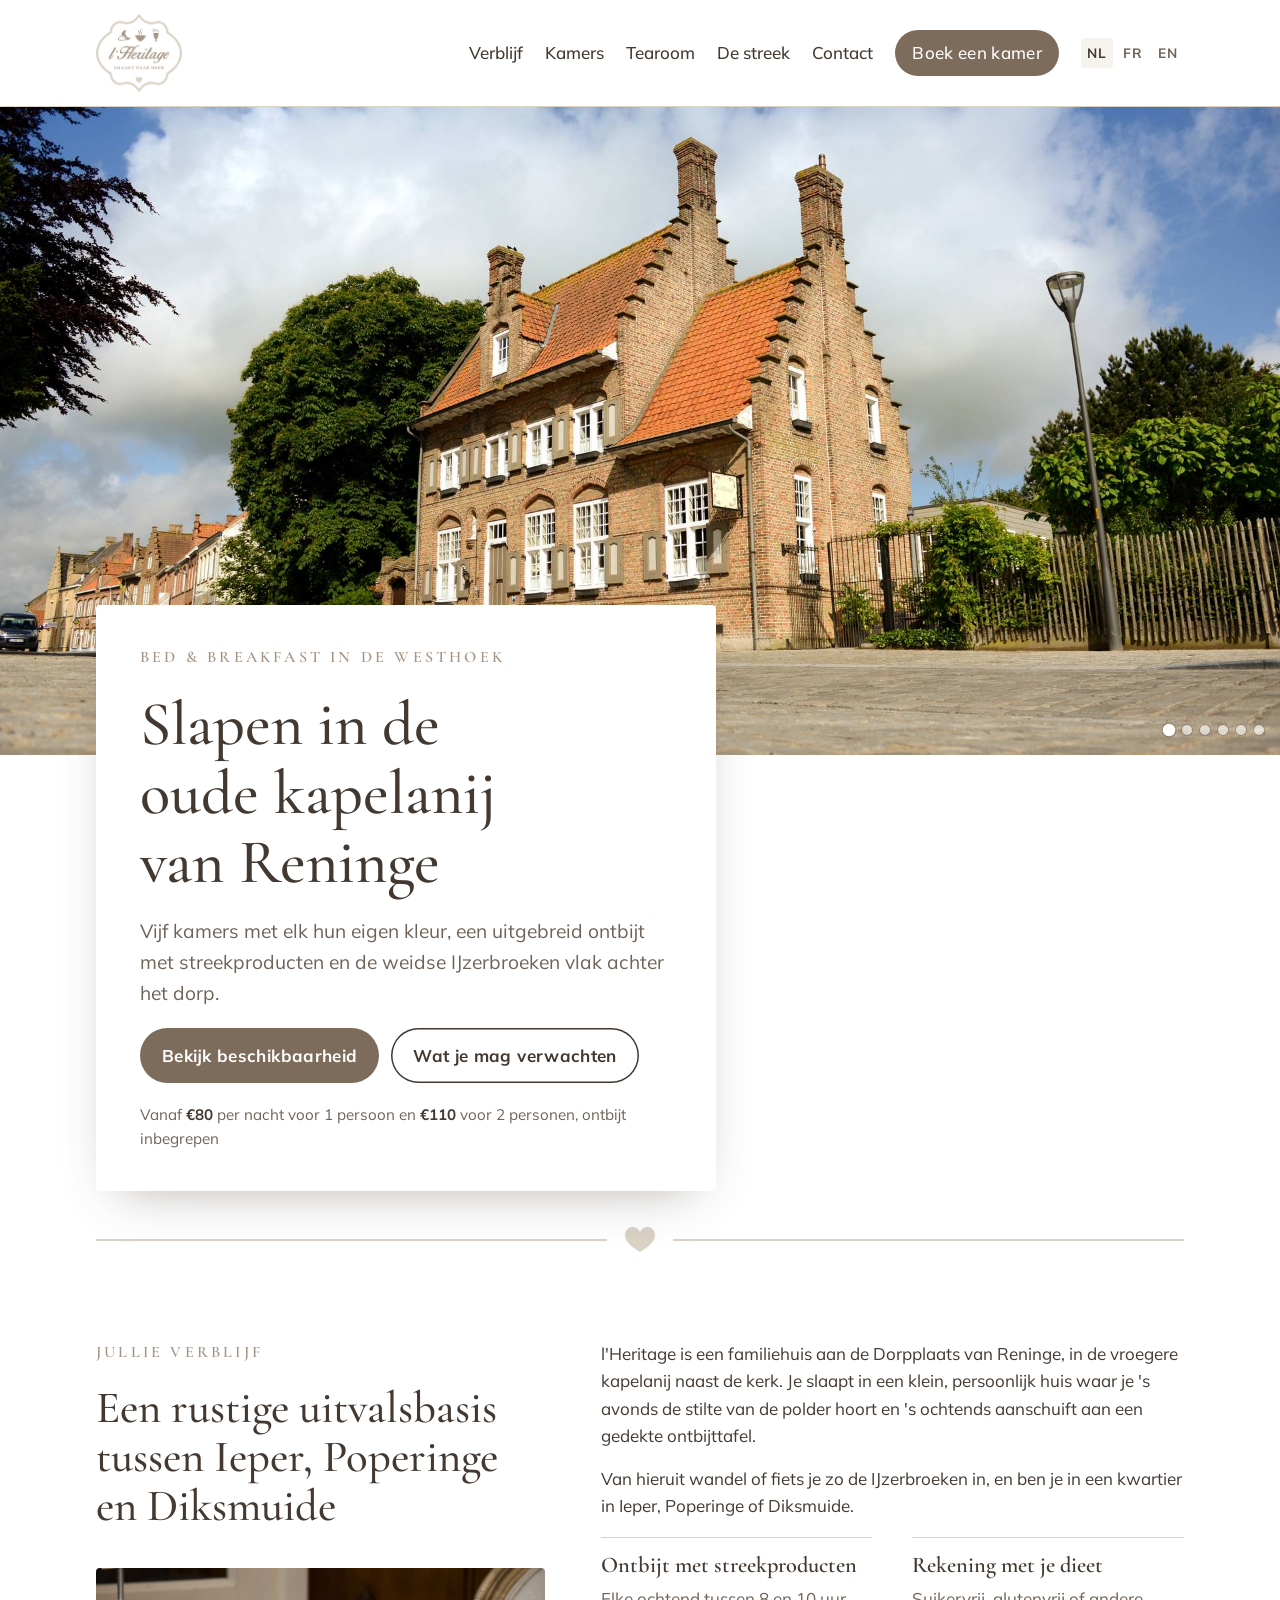
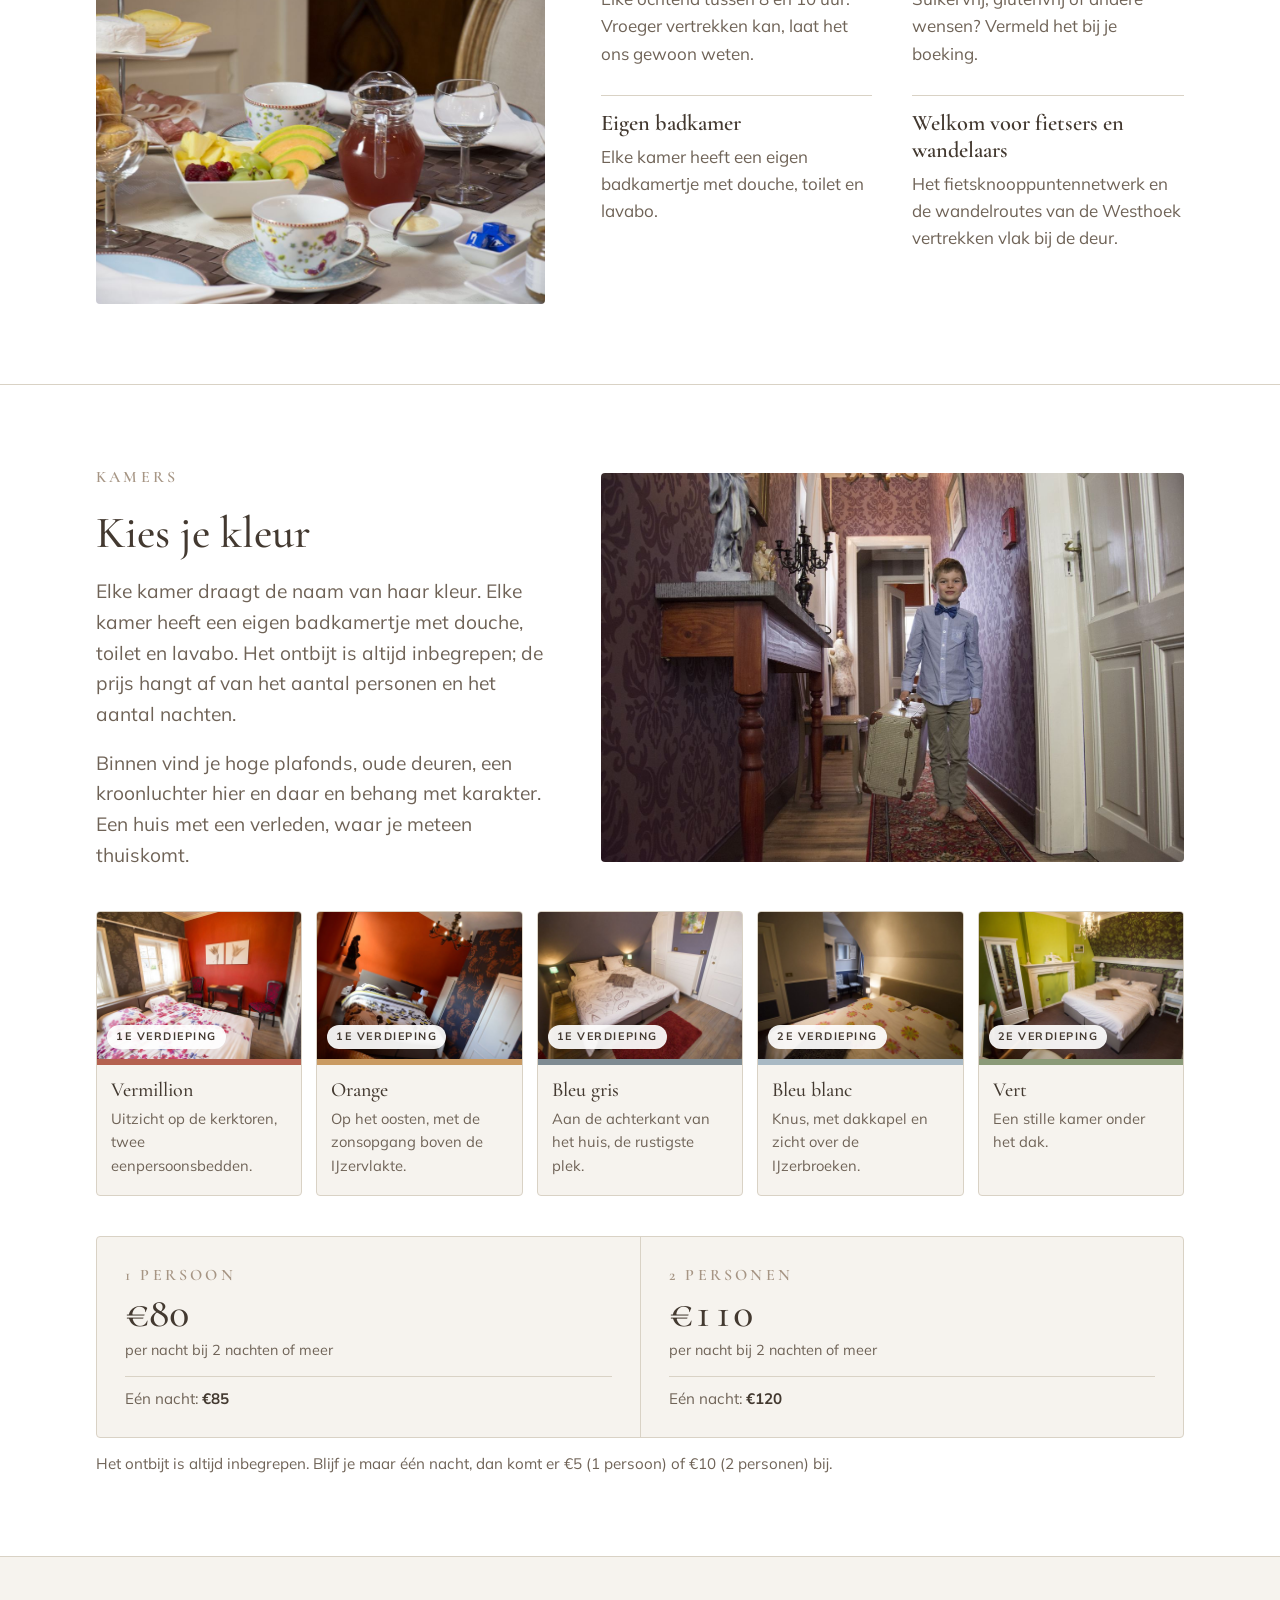
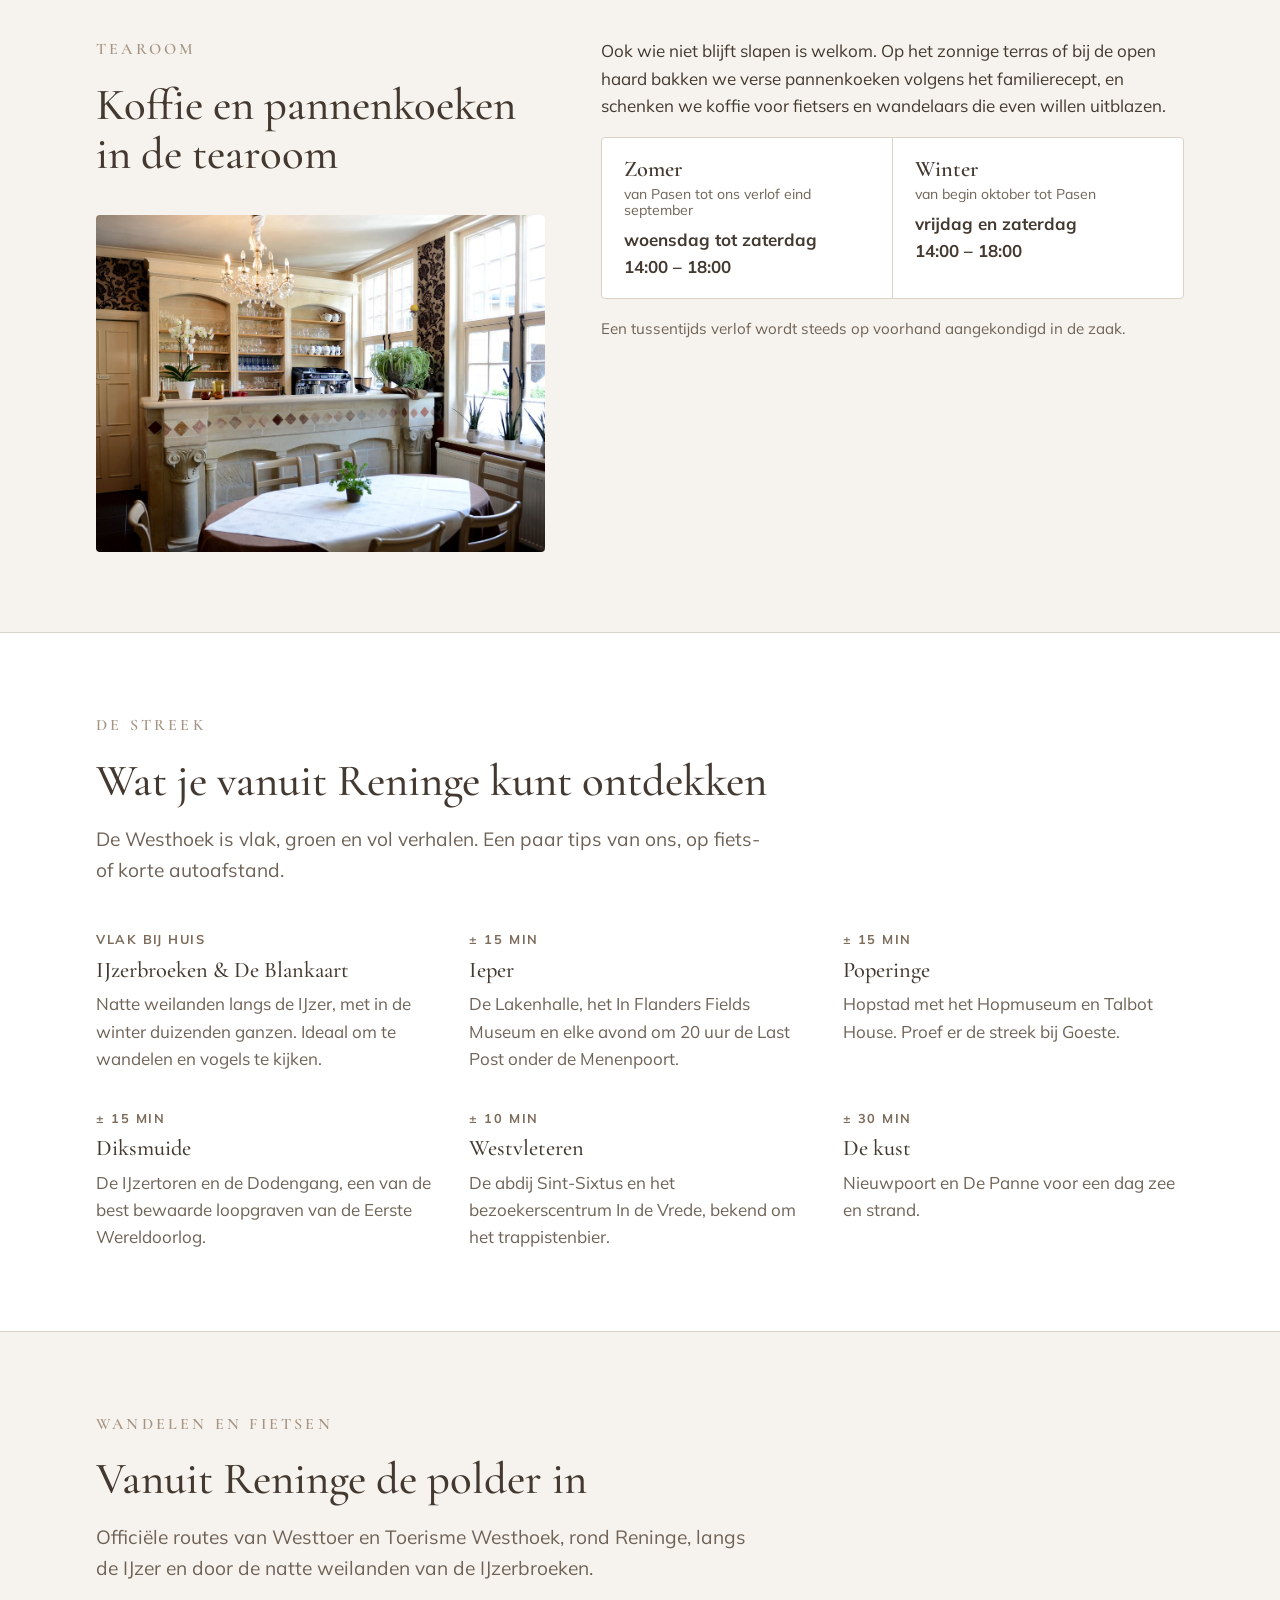
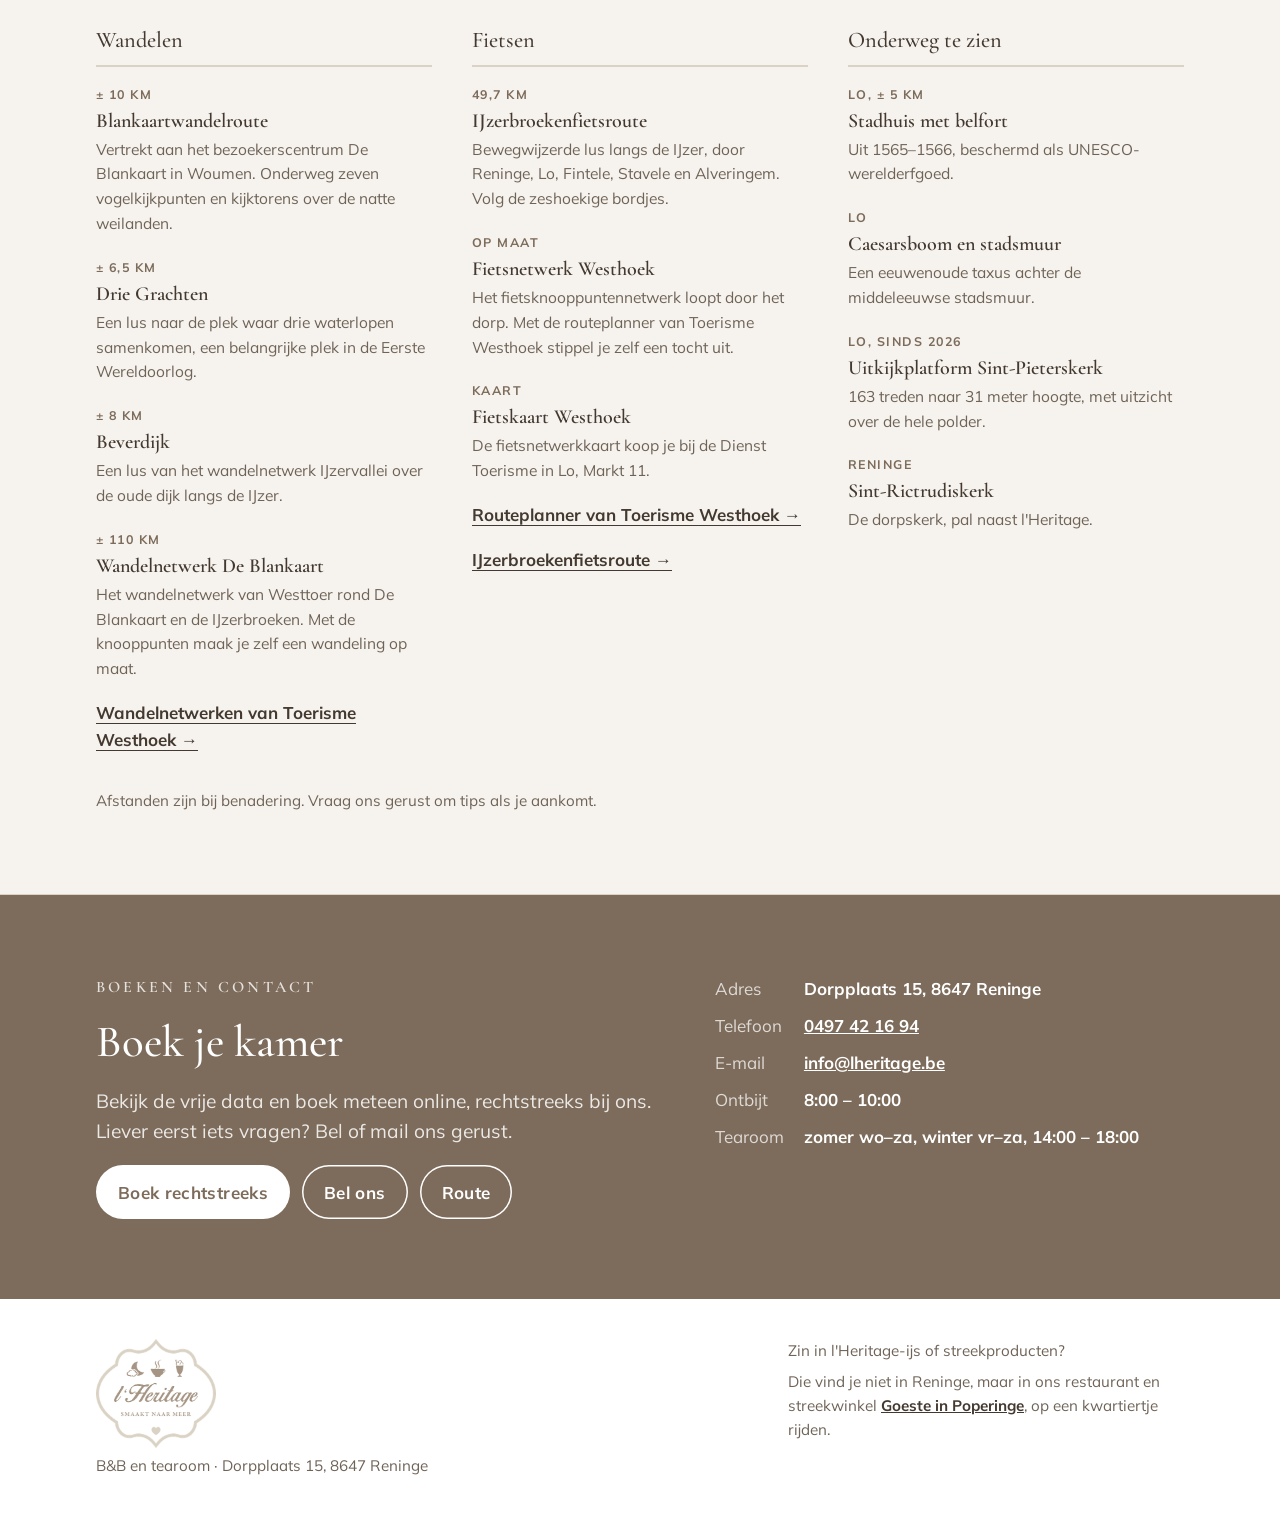
<file: index.html>
<!doctype html>
<html lang="nl-BE">
<head>
  <meta charset="utf-8">
  <meta name="viewport" content="width=device-width, initial-scale=1, viewport-fit=cover">
  <title>l'Heritage · B&B en tearoom in Reninge</title>
  <meta name="description" content="Bed &amp; breakfast in de oude kapelanij van Reninge, tussen Ieper, Poperinge en Diksmuide. Vijf kamers met ontbijt met streekproducten, vanaf €80 per nacht.">
  <link rel="canonical" href="https://www.lheritage.be/">
  <link rel="alternate" hreflang="nl" href="https://www.lheritage.be/">
  <link rel="alternate" hreflang="fr" href="https://www.lheritage.be/fr/">
  <link rel="alternate" hreflang="en" href="https://www.lheritage.be/en/">
  <link rel="alternate" hreflang="x-default" href="https://www.lheritage.be/">
  <meta property="og:type" content="website">
  <meta property="og:title" content="l'Heritage · B&B en tearoom in Reninge">
  <meta property="og:description" content="Bed &amp; breakfast in de oude kapelanij van Reninge, tussen Ieper, Poperinge en Diksmuide. Vijf kamers met ontbijt met streekproducten, vanaf €80 per nacht.">
  <meta property="og:image" content="https://www.lheritage.be/assets/img/og-image.jpg">
  <meta property="og:url" content="https://www.lheritage.be/">
  <meta name="theme-color" content="#ffffff">
  <link rel="icon" type="image/png" sizes="32x32" href="assets/img/favicon-32.png">
  <link rel="apple-touch-icon" href="assets/img/apple-touch-icon.png">
  <link rel="preconnect" href="https://fonts.googleapis.com">
  <link rel="preconnect" href="https://fonts.gstatic.com" crossorigin>
  <link rel="stylesheet" href="https://fonts.googleapis.com/css2?family=Cormorant+Garamond:ital,wght@0,500;0,600;1,500&family=Mulish:wght@400;600;700&display=swap">
  <link rel="stylesheet" href="assets/css/style.css">
  <script type="application/ld+json">{"@context": "https://schema.org", "@type": "BedAndBreakfast", "name": "l'Heritage", "url": "https://www.lheritage.be/", "image": "https://www.lheritage.be/assets/img/slide-gevel.jpg", "telephone": "+32 497 42 16 94", "email": "info@lheritage.be", "priceRange": "€80 – €120", "address": {"@type": "PostalAddress", "streetAddress": "Dorpplaats 15", "postalCode": "8647", "addressLocality": "Reninge", "addressCountry": "BE"}, "numberOfRooms": 5}</script>
</head>
<body>
<header class="site">
  <div class="wrap">
    <a class="brand" href="#top"><img src="assets/img/logo.png" srcset="assets/img/logo.png 1x, assets/img/logo@2x.png 2x" alt="l'Heritage, smaakt naar meer" width="86" height="78"></a>
    <div class="header-right">
      <nav class="main" aria-label="Hoofdmenu">
      <a href="#verblijf">Verblijf</a>
      <a href="#kamers">Kamers</a>
      <a href="#tearoom">Tearoom</a>
      <a href="#streek">De streek</a>
      <a href="#boeken">Contact</a>
      <a class="btn" href="#boeken">Boek een kamer</a>
      </nav>
      <nav class="lang" aria-label="Taal"><a href="" aria-current="page" lang="nl">NL</a><a href="fr/" lang="fr">FR</a><a href="en/" lang="en">EN</a></nav>
    </div>
  </div>
</header>

<main id="top">
  <div class="hero">
    <div class="hero-photo" data-slideshow>
      <img class="slide is-active" src="assets/img/slide-gevel.jpg" srcset="assets/img/slide-gevel-1000.jpg 1000w, assets/img/slide-gevel.jpg 1920w" sizes="100vw" alt="De oude kapelanij van l'Heritage aan de Dorpplaats in Reninge" width="1920" height="1280" fetchpriority="high">
      <img class="slide" style="object-position:50% 30%" src="assets/img/slide-terras.jpg" srcset="assets/img/slide-terras-1000.jpg 1000w, assets/img/slide-terras.jpg 1920w" sizes="100vw" alt="Het terras en de tuin met buxushagen en hortensia's" width="1920" height="1280" loading="lazy">
      <img class="slide" src="assets/img/slide-ontbijtzaal.jpg" srcset="assets/img/slide-ontbijtzaal-1000.jpg 1000w, assets/img/slide-ontbijtzaal.jpg 1920w" sizes="100vw" alt="De ontbijtzaal met rode wanden, kroonluchter en gedekte tafels" width="1920" height="1280" loading="lazy">
      <img class="slide" src="assets/img/slide-vermillion.jpg" srcset="assets/img/slide-vermillion-1000.jpg 1000w, assets/img/slide-vermillion.jpg 1920w" sizes="100vw" alt="Kamer Vermillion met rode wand en bloemetjesdekbed" width="1920" height="1280" loading="lazy">
      <img class="slide" src="assets/img/slide-ontbijt.jpg" srcset="assets/img/slide-ontbijt-1000.jpg 1000w, assets/img/slide-ontbijt.jpg 1920w" sizes="100vw" alt="Ontbijt van bovenaf: broodjes, kaas, fruit en koffie" width="1920" height="1280" loading="lazy">
      <img class="slide" src="assets/img/slide-tearoom.jpg" srcset="assets/img/slide-tearoom-1000.jpg 1000w, assets/img/slide-tearoom.jpg 1920w" sizes="100vw" alt="De tearoom met stenen bar en kroonluchter" width="1920" height="1280" loading="lazy">
      <div class="slide-dots" role="group" aria-label="Kies een foto"><button type="button" aria-label="Foto 1" aria-current="true"></button><button type="button" aria-label="Foto 2"></button><button type="button" aria-label="Foto 3"></button><button type="button" aria-label="Foto 4"></button><button type="button" aria-label="Foto 5"></button><button type="button" aria-label="Foto 6"></button></div>
    </div>
    <div class="wrap">
      <div class="hero-card">
        <span class="eyebrow">Bed &amp; breakfast in de Westhoek</span>
        <h1>Slapen in de oude kapelanij van Reninge</h1>
        <p class="lead">Vijf kamers met elk hun eigen kleur, een uitgebreid ontbijt met streekproducten en de weidse IJzerbroeken vlak achter het dorp.</p>
        <div class="actions">
          <a class="btn" href="https://reservations.cubilis.eu/b-and-b-lheritage-reninge" target="_blank" rel="noopener">Bekijk beschikbaarheid</a>
          <a class="btn ghost" href="#verblijf">Wat je mag verwachten</a>
        </div>
        <p class="price-note">Vanaf <strong>€80</strong> per nacht voor 1 persoon en <strong>€110</strong> voor 2 personen, ontbijt inbegrepen</p>
      </div>
      <div class="horizon"><svg viewBox="0 0 24 20" aria-hidden="true"><path d="M12 20C6 16 0 12 0 6.5 0 2.8 2.7 0 6 0c2.6 0 4.6 1.6 6 3.6C13.4 1.6 15.4 0 18 0c3.3 0 6 2.8 6 6.5C24 12 18 16 12 20z"/></svg></div>
    </div>
  </div>

  <section id="verblijf">
    <div class="wrap split">
      <div class="stack">
        <span class="eyebrow">Jullie verblijf</span>
        <h2>Een rustige uitvalsbasis tussen Ieper, Poperinge en Diksmuide</h2>
        <figure class="photo"><img src="assets/img/ontbijt.jpg" alt="Gedekte ontbijttafel met fruit, kaas, croissants en bloemetjesporselein" width="1200" height="800" loading="lazy"></figure>
      </div>
      <div class="stack">
        <div class="prose">
          <p>l'Heritage is een familiehuis aan de Dorpplaats van Reninge, in de vroegere kapelanij naast de kerk. Je slaapt in een klein, persoonlijk huis waar je 's avonds de stilte van de polder hoort en 's ochtends aanschuift aan een gedekte ontbijttafel.</p>
          <p>Van hieruit wandel of fiets je zo de IJzerbroeken in, en ben je in een kwartier in Ieper, Poperinge of Diksmuide.</p>
          </div>
        <ul class="expect">
          <li><b>Ontbijt met streekproducten</b><span>Elke ochtend tussen 8 en 10 uur. Vroeger vertrekken kan, laat het ons gewoon weten.</span></li>
          <li><b>Rekening met je dieet</b><span>Suikervrij, glutenvrij of andere wensen? Vermeld het bij je boeking.</span></li>
          <li><b>Eigen badkamer</b><span>Elke kamer heeft een eigen badkamertje met douche, toilet en lavabo.</span></li>
          <li><b>Welkom voor fietsers en wandelaars</b><span>Het fietsknooppuntennetwerk en de wandelroutes van de Westhoek vertrekken vlak bij de deur.</span></li>
          </ul>
      </div>
    </div>
  </section>

  <section id="kamers">
    <div class="wrap">
      <div class="split rooms-intro">
      <div class="stack">
        <span class="eyebrow">Kamers</span>
        <h2>Kies je kleur</h2>
        <p class="lead">Elke kamer draagt de naam van haar kleur. Elke kamer heeft een eigen badkamertje met douche, toilet en lavabo. Het ontbijt is altijd inbegrepen; de prijs hangt af van het aantal personen en het aantal nachten.</p>
        <p class="lead">Binnen vind je hoge plafonds, oude deuren, een kroonluchter hier en daar en behang met karakter. Een huis met een verleden, waar je meteen thuiskomt.</p>
        </div>
      <figure class="photo wide"><img src="assets/img/gang.jpg" alt="Een jonge gast met een oude koffer in de gang van l'Heritage" width="1400" height="933" loading="lazy"></figure>
      </div>
      <div class="rooms">
        <article class="room"><div class="chip" style="--c:var(--verm)"><img src="assets/img/kamer-vermillion.jpg" alt="Kamer Vermillion" width="900" height="600" loading="lazy"><span>1e verdieping</span></div><div class="txt"><h3>Vermillion</h3><p>Uitzicht op de kerktoren, twee eenpersoonsbedden.</p></div></article>
        <article class="room"><div class="chip" style="--c:var(--oran)"><img src="assets/img/kamer-orange.jpg" alt="Kamer Orange" width="900" height="600" loading="lazy"><span>1e verdieping</span></div><div class="txt"><h3>Orange</h3><p>Op het oosten, met de zonsopgang boven de IJzervlakte.</p></div></article>
        <article class="room"><div class="chip" style="--c:var(--bgris)"><img src="assets/img/kamer-bleu-blanc.jpg" alt="Kamer Bleu gris" width="900" height="600" loading="lazy"><span>1e verdieping</span></div><div class="txt"><h3>Bleu gris</h3><p>Aan de achterkant van het huis, de rustigste plek.</p></div></article>
        <article class="room"><div class="chip" style="--c:var(--bblanc)"><img src="assets/img/kamer-bleu-gris.jpg" alt="Kamer Bleu blanc" width="900" height="600" loading="lazy"><span>2e verdieping</span></div><div class="txt"><h3>Bleu blanc</h3><p>Knus, met dakkapel en zicht over de IJzerbroeken.</p></div></article>
        <article class="room"><div class="chip" style="--c:var(--vert)"><img src="assets/img/kamer-vert.jpg" alt="Kamer Vert" width="900" height="600" loading="lazy"><span>2e verdieping</span></div><div class="txt"><h3>Vert</h3><p>Een stille kamer onder het dak.</p></div></article>
        </div>
      <div class="prices" aria-label="Prijzen">
        <div><span class="eyebrow">1 persoon</span><span class="amount">€80</span><small>per nacht bij 2 nachten of meer</small><span class="one-night">Eén nacht: <strong>€85</strong></span></div>
        <div><span class="eyebrow">2 personen</span><span class="amount">€110</span><small>per nacht bij 2 nachten of meer</small><span class="one-night">Eén nacht: <strong>€120</strong></span></div>
      </div>
      <p class="price-extra">Het ontbijt is altijd inbegrepen. Blijf je maar één nacht, dan komt er €5 (1 persoon) of €10 (2 personen) bij.</p>
    </div>
  </section>

  <section id="tearoom" class="tearoom">
    <div class="wrap split">
      <div class="stack">
        <span class="eyebrow">Tearoom</span>
        <h2>Koffie en pannenkoeken in de tearoom</h2>
        <figure class="photo"><img src="assets/img/tearoom.jpg" alt="De tearoom met stenen bar, kroonluchter en hoge ramen" width="1200" height="801" loading="lazy"></figure>
      </div>
      <div class="stack">
        <div class="prose">
          <p>Ook wie niet blijft slapen is welkom. Op het zonnige terras of bij de open haard bakken we verse pannenkoeken volgens het familierecept, en schenken we koffie voor fietsers en wandelaars die even willen uitblazen.</p>
        </div>
        <dl class="hours">
          <div><dt>Zomer<small>van Pasen tot ons verlof eind september</small></dt><dd>woensdag tot zaterdag<br>14:00 – 18:00</dd></div>
          <div><dt>Winter<small>van begin oktober tot Pasen</small></dt><dd>vrijdag en zaterdag<br>14:00 – 18:00</dd></div>
          </dl>
        <p class="hours-note">Een tussentijds verlof wordt steeds op voorhand aangekondigd in de zaak.</p>
      </div>
    </div>
  </section>

  <section id="streek">
    <div class="wrap">
      <div class="stack">
        <span class="eyebrow">De streek</span>
        <h2>Wat je vanuit Reninge kunt ontdekken</h2>
        <p class="lead">De Westhoek is vlak, groen en vol verhalen. Een paar tips van ons, op fiets- of korte autoafstand.</p>
      </div>
      <div class="places">
        <div class="place"><span class="dist">Vlak bij huis</span><h3>IJzerbroeken &amp; De Blankaart</h3><p>Natte weilanden langs de IJzer, met in de winter duizenden ganzen. Ideaal om te wandelen en vogels te kijken.</p></div>
        <div class="place"><span class="dist">± 15 min</span><h3>Ieper</h3><p>De Lakenhalle, het In Flanders Fields Museum en elke avond om 20 uur de Last Post onder de Menenpoort.</p></div>
        <div class="place"><span class="dist">± 15 min</span><h3>Poperinge</h3><p>Hopstad met het Hopmuseum en Talbot House. Proef er de streek bij Goeste.</p></div>
        <div class="place"><span class="dist">± 15 min</span><h3>Diksmuide</h3><p>De IJzertoren en de Dodengang, een van de best bewaarde loopgraven van de Eerste Wereldoorlog.</p></div>
        <div class="place"><span class="dist">± 10 min</span><h3>Westvleteren</h3><p>De abdij Sint-Sixtus en het bezoekerscentrum In de Vrede, bekend om het trappistenbier.</p></div>
        <div class="place"><span class="dist">± 30 min</span><h3>De kust</h3><p>Nieuwpoort en De Panne voor een dag zee en strand.</p></div>
        </div>
    </div>
  </section>

  <section id="wandelen" class="outdoors">
    <div class="wrap">
      <div class="stack">
        <span class="eyebrow">Wandelen en fietsen</span>
        <h2>Vanuit Reninge de polder in</h2>
        <p class="lead">Officiële routes van Westtoer en Toerisme Westhoek, rond Reninge, langs de IJzer en door de natte weilanden van de IJzerbroeken.</p>
      </div>
      <div class="routes">
        <div class="route-col">
          <h3>Wandelen</h3>
          <ul>
            <li><span class="dist">± 10 km</span><h4>Blankaartwandelroute</h4><p>Vertrekt aan het bezoekerscentrum De Blankaart in Woumen. Onderweg zeven vogelkijkpunten en kijktorens over de natte weilanden.</p></li>
            <li><span class="dist">± 6,5 km</span><h4>Drie Grachten</h4><p>Een lus naar de plek waar drie waterlopen samenkomen, een belangrijke plek in de Eerste Wereldoorlog.</p></li>
            <li><span class="dist">± 8 km</span><h4>Beverdijk</h4><p>Een lus van het wandelnetwerk IJzervallei over de oude dijk langs de IJzer.</p></li>
            <li><span class="dist">± 110 km</span><h4>Wandelnetwerk De Blankaart</h4><p>Het wandelnetwerk van Westtoer rond De Blankaart en de IJzerbroeken. Met de knooppunten maak je zelf een wandeling op maat.</p></li>
            </ul>
          <a class="more" href="https://www.toerismewesthoek.be/en/hiking/walking-network" target="_blank" rel="noopener">Wandelnetwerken van Toerisme Westhoek →</a>
        </div>
        <div class="route-col">
          <h3>Fietsen</h3>
          <ul>
            <li><span class="dist">49,7 km</span><h4>IJzerbroekenfietsroute</h4><p>Bewegwijzerde lus langs de IJzer, door Reninge, Lo, Fintele, Stavele en Alveringem. Volg de zeshoekige bordjes.</p></li>
            <li><span class="dist">Op maat</span><h4>Fietsnetwerk Westhoek</h4><p>Het fietsknooppuntennetwerk loopt door het dorp. Met de routeplanner van Toerisme Westhoek stippel je zelf een tocht uit.</p></li>
            <li><span class="dist">Kaart</span><h4>Fietskaart Westhoek</h4><p>De fietsnetwerkkaart koop je bij de Dienst Toerisme in Lo, Markt 11.</p></li>
            </ul>
          <a class="more" href="https://www.toerismewesthoek.be/nl/fietsen/routeplanner" target="_blank" rel="noopener">Routeplanner van Toerisme Westhoek →</a>
          <a class="more" href="https://www.lo-reninge.be/ijzerbroekenfietsroute" target="_blank" rel="noopener">IJzerbroekenfietsroute →</a>
        </div>
        <div class="route-col">
          <h3>Onderweg te zien</h3>
          <ul>
            <li><span class="dist">Lo, ± 5 km</span><h4>Stadhuis met belfort</h4><p>Uit 1565–1566, beschermd als UNESCO-werelderfgoed.</p></li>
            <li><span class="dist">Lo</span><h4>Caesarsboom en stadsmuur</h4><p>Een eeuwenoude taxus achter de middeleeuwse stadsmuur.</p></li>
            <li><span class="dist">Lo, sinds 2026</span><h4>Uitkijkplatform Sint-Pieterskerk</h4><p>163 treden naar 31 meter hoogte, met uitzicht over de hele polder.</p></li>
            <li><span class="dist">Reninge</span><h4>Sint-Rictrudiskerk</h4><p>De dorpskerk, pal naast l'Heritage.</p></li>
            </ul>
        </div>
      </div>
      <p class="route-note">Afstanden zijn bij benadering. Vraag ons gerust om tips als je aankomt.</p>
    </div>
  </section>

  <section id="boeken" class="book">
    <div class="wrap book-grid">
      <div class="stack">
        <span class="eyebrow" style="color:inherit;opacity:.8">Boeken en contact</span>
        <h2>Boek je kamer</h2>
        <p class="lead">Bekijk de vrije data en boek meteen online, rechtstreeks bij ons. Liever eerst iets vragen? Bel of mail ons gerust.</p>
        <div class="actions">
          <a class="btn" href="https://reservations.cubilis.eu/b-and-b-lheritage-reninge" target="_blank" rel="noopener">Boek rechtstreeks</a>
          <a class="btn ghost" href="tel:+32497421694">Bel ons</a>
          <a class="btn ghost" href="https://www.google.com/maps/search/?api=1&query=Dorpplaats+15+8647+Reninge" target="_blank" rel="noopener">Route</a>
        </div>
      </div>
      <div class="contact" id="contact">
        <dl>
          <dt>Adres</dt><dd>Dorpplaats 15, 8647 Reninge</dd>
          <dt>Telefoon</dt><dd><a href="tel:+32497421694">0497 42 16 94</a></dd>
          <dt>E-mail</dt><dd><a href="mailto:info@lheritage.be">info@lheritage.be</a></dd>
          <dt>Ontbijt</dt><dd>8:00 – 10:00</dd>
          <dt>Tearoom</dt><dd>zomer wo–za, winter vr–za, 14:00 – 18:00</dd>
        </dl>
      </div>
    </div>
  </section>
</main>

<footer>
  <div class="wrap">
    <div class="stack" style="gap:6px">
      <img src="assets/img/logo.png" alt="l'Heritage" width="120" height="108" style="width:120px;height:auto" loading="lazy">
      <span>B&amp;B en tearoom · Dorpplaats 15, 8647 Reninge</span>
    </div>
    <div class="goeste">
      <span>Zin in l'Heritage-ijs of streekproducten?</span>
      <span>Die vind je niet in Reninge, maar in ons restaurant en streekwinkel <a href="https://goestepoperinge.be">Goeste in Poperinge</a>, op een kwartiertje rijden.</span>
    </div>
  </div>
</footer>
<script src="assets/js/slideshow.js" defer></script>
</body>
</html>
</file>
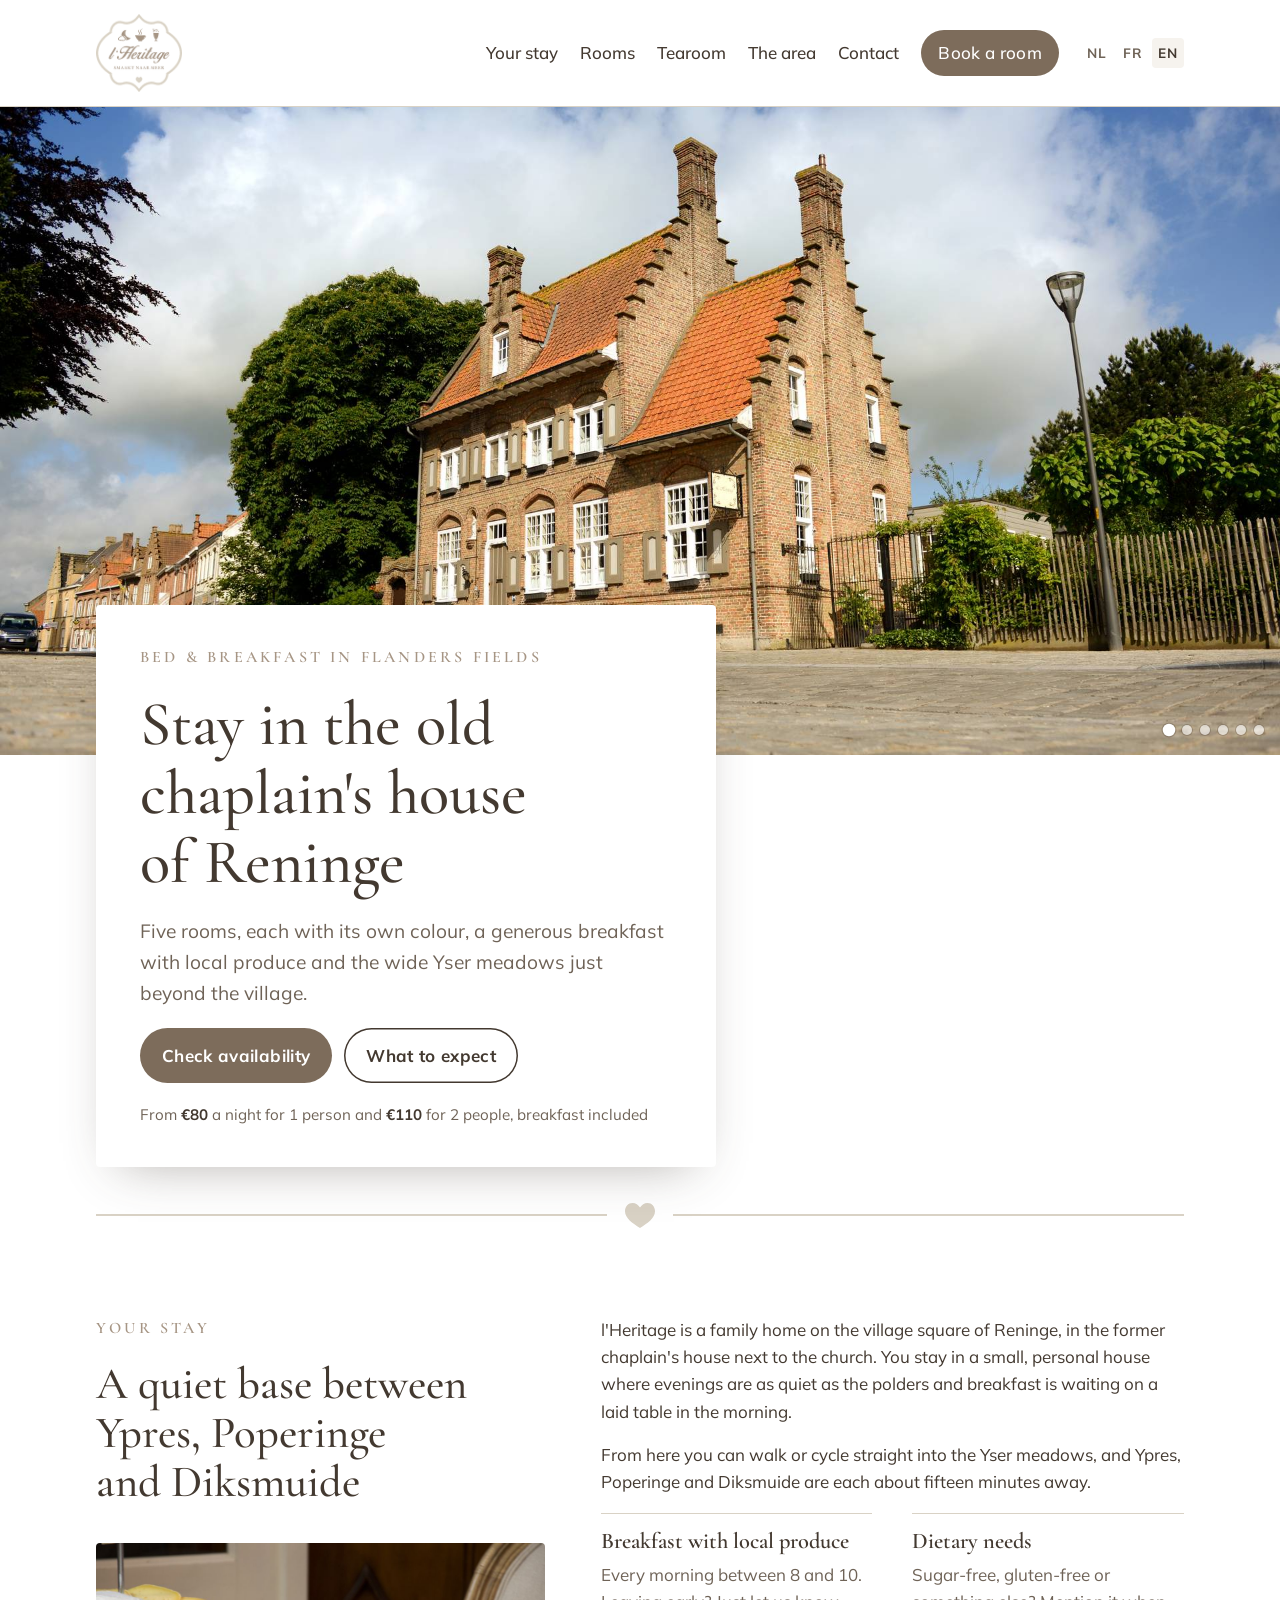
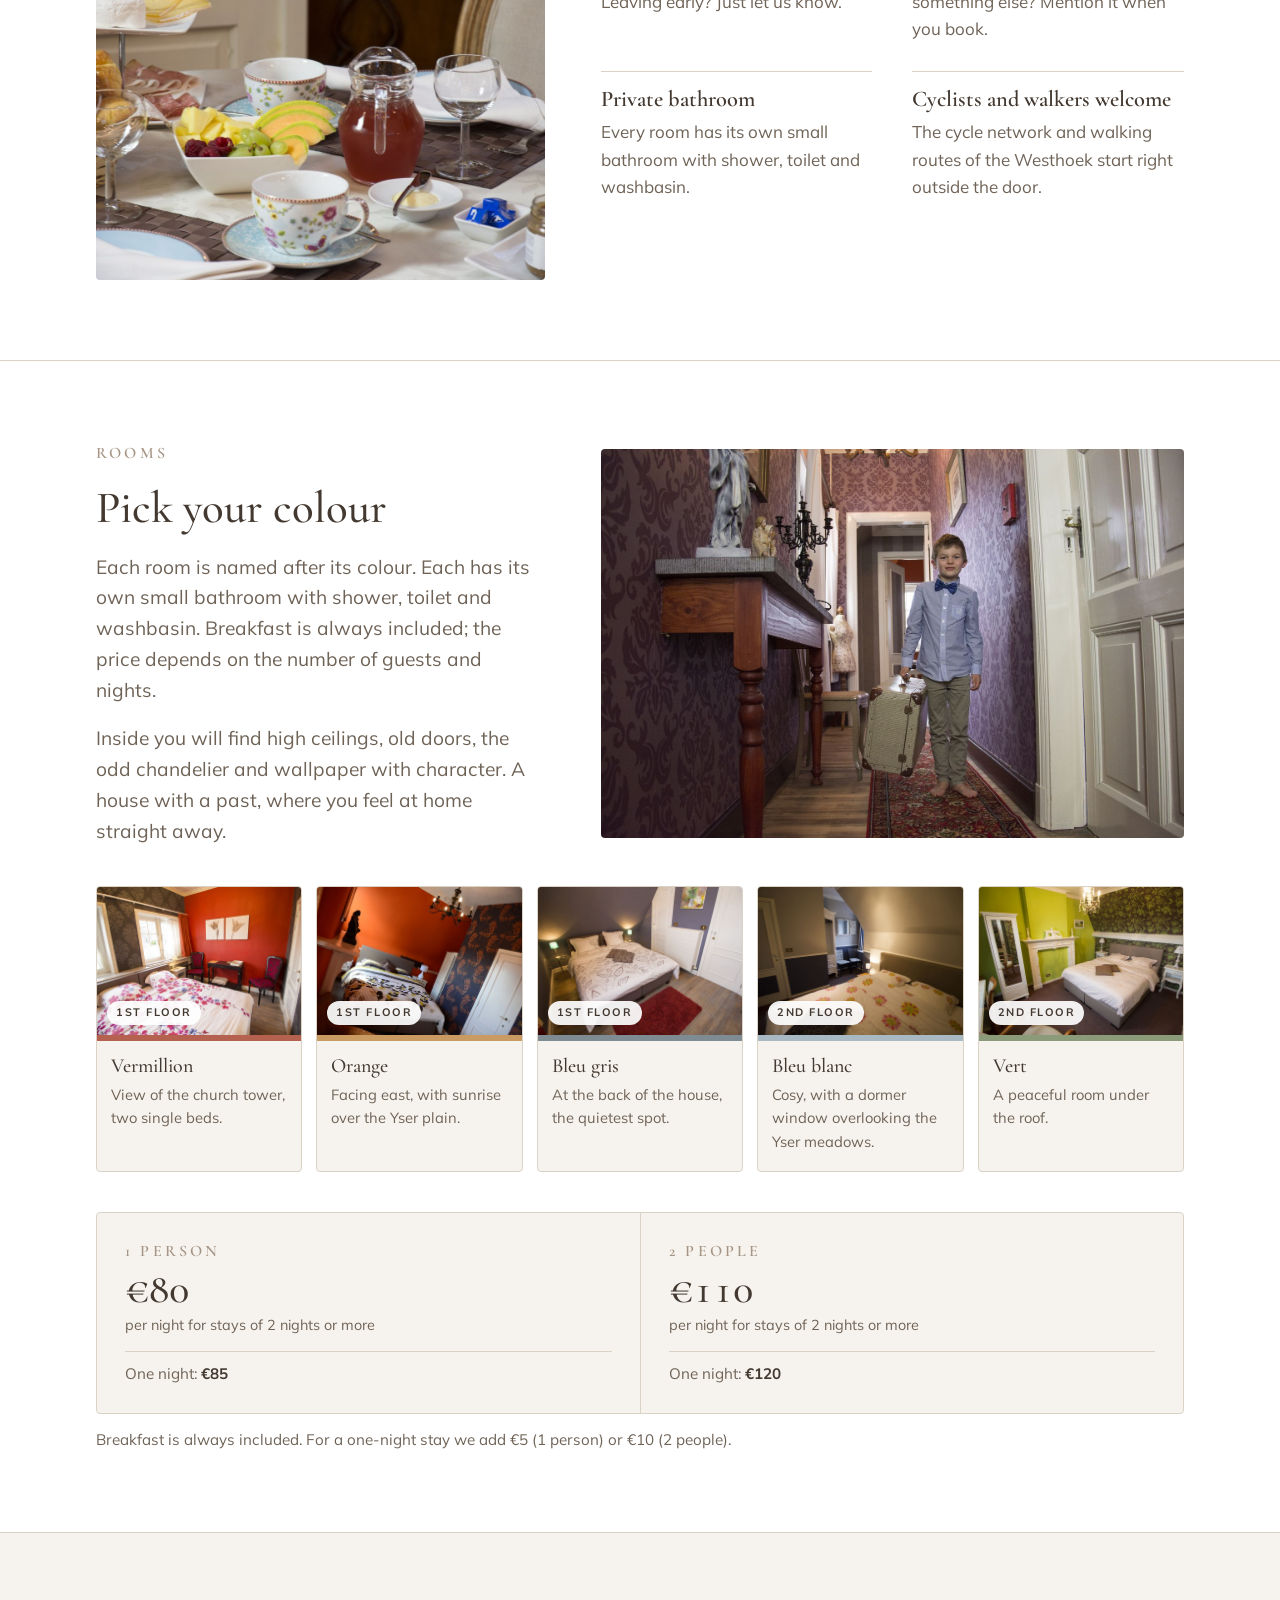
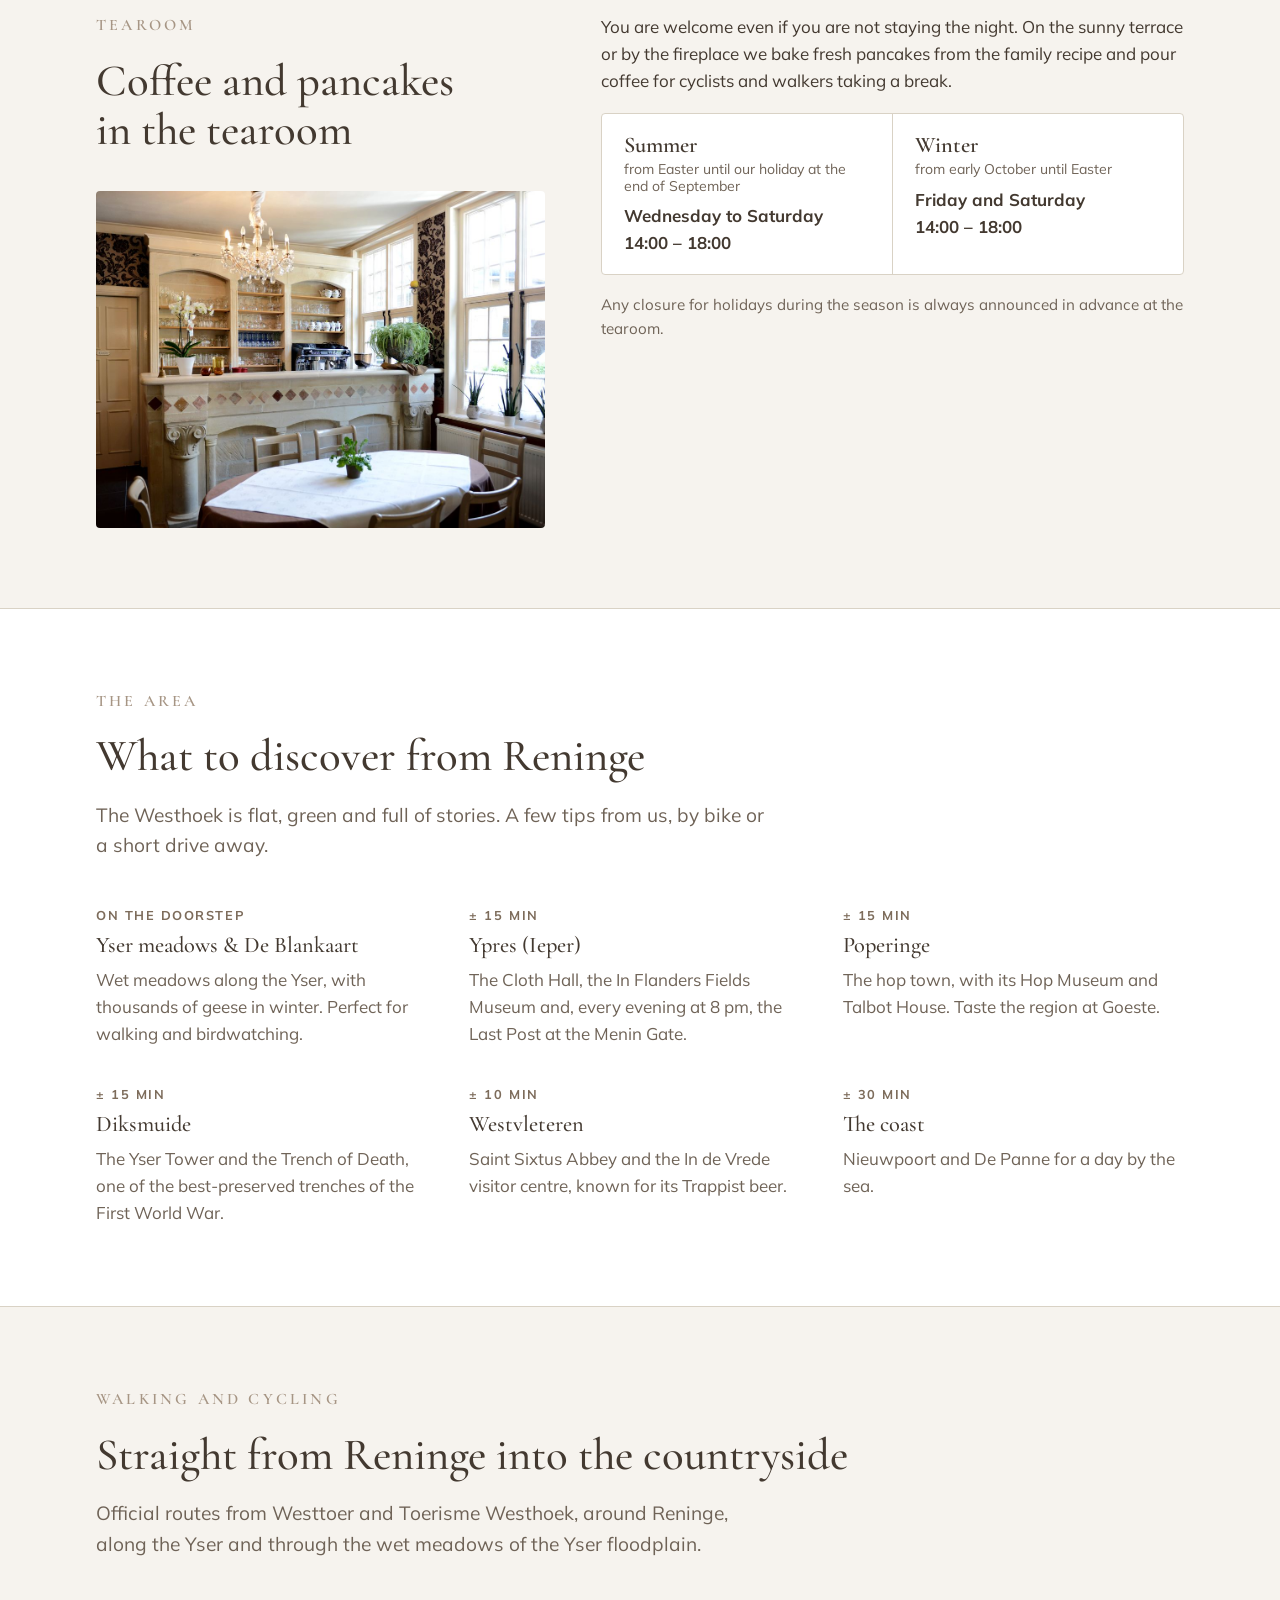
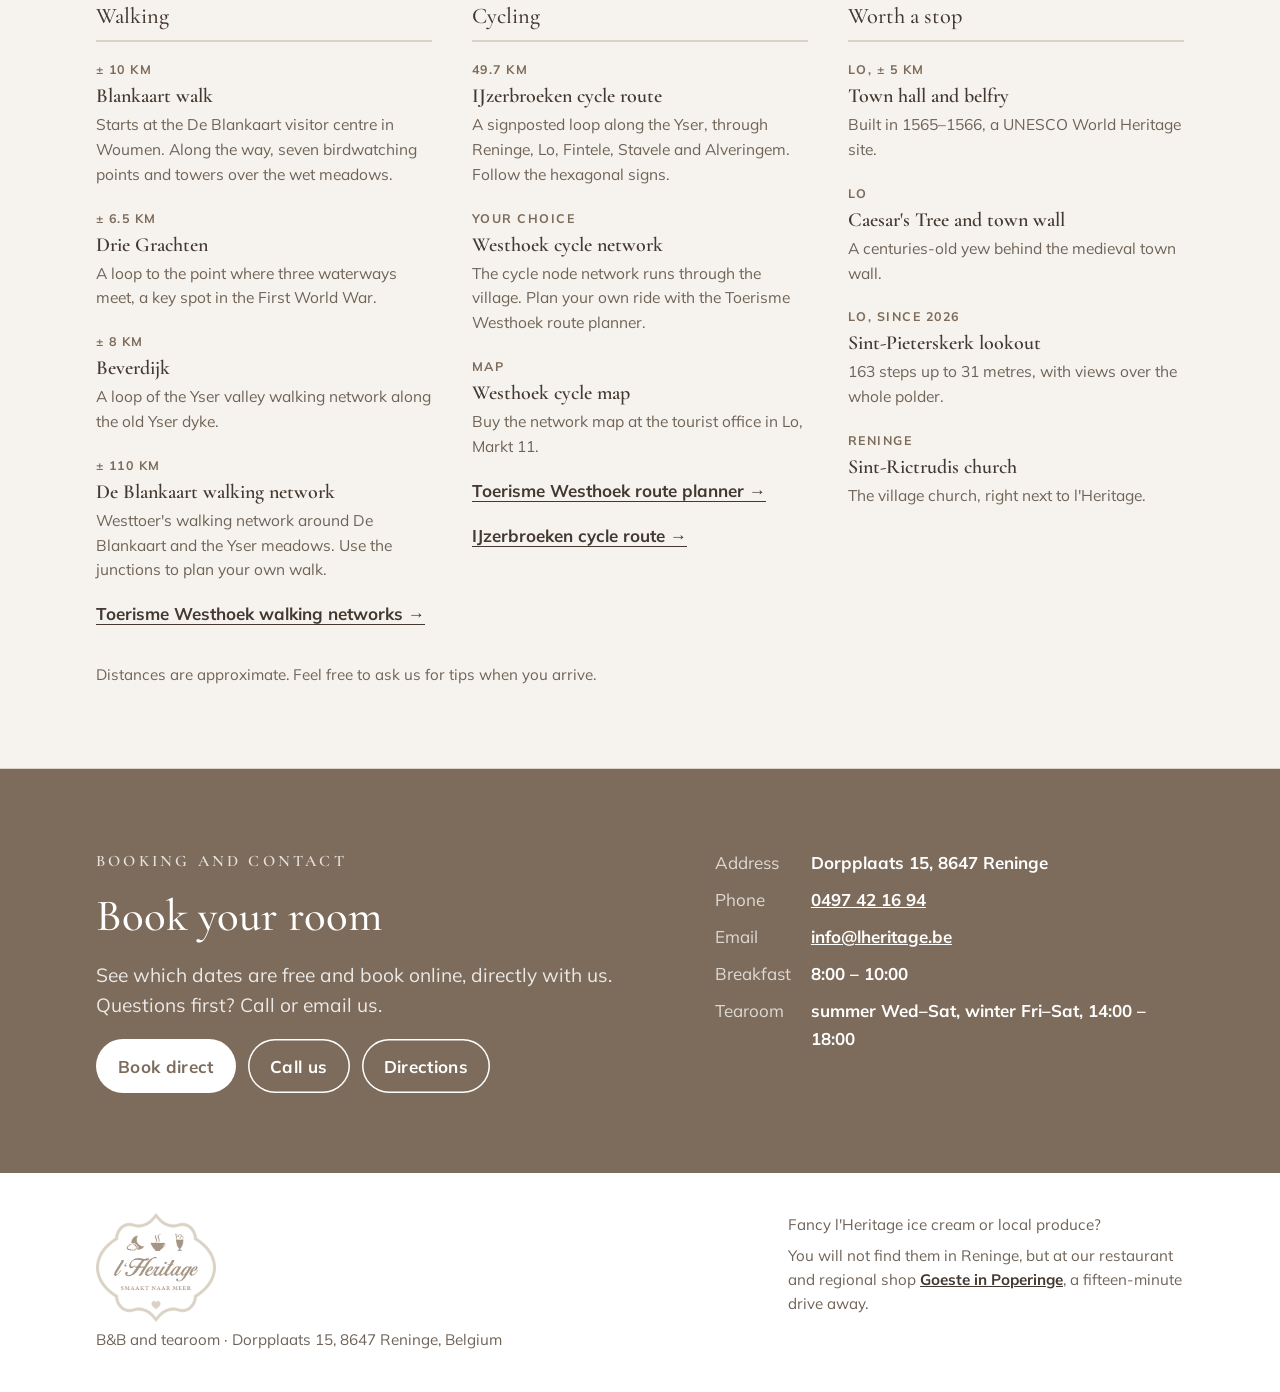
<file: en/index.html>
<!doctype html>
<html lang="en">
<head>
  <meta charset="utf-8">
  <meta name="viewport" content="width=device-width, initial-scale=1, viewport-fit=cover">
  <title>l'Heritage · B&B and tearoom in Reninge, Belgium</title>
  <meta name="description" content="Bed &amp; breakfast in the old chaplain&#x27;s house in Reninge, between Ypres, Poperinge and Diksmuide. Five rooms, breakfast with local produce, from €80 a night.">
  <link rel="canonical" href="https://www.lheritage.be/en/">
  <link rel="alternate" hreflang="nl" href="https://www.lheritage.be/">
  <link rel="alternate" hreflang="fr" href="https://www.lheritage.be/fr/">
  <link rel="alternate" hreflang="en" href="https://www.lheritage.be/en/">
  <link rel="alternate" hreflang="x-default" href="https://www.lheritage.be/">
  <meta property="og:type" content="website">
  <meta property="og:title" content="l'Heritage · B&B and tearoom in Reninge, Belgium">
  <meta property="og:description" content="Bed &amp; breakfast in the old chaplain&#x27;s house in Reninge, between Ypres, Poperinge and Diksmuide. Five rooms, breakfast with local produce, from €80 a night.">
  <meta property="og:image" content="https://www.lheritage.be/assets/img/og-image.jpg">
  <meta property="og:url" content="https://www.lheritage.be/en/">
  <meta name="theme-color" content="#ffffff">
  <link rel="icon" type="image/png" sizes="32x32" href="../assets/img/favicon-32.png">
  <link rel="apple-touch-icon" href="../assets/img/apple-touch-icon.png">
  <link rel="preconnect" href="https://fonts.googleapis.com">
  <link rel="preconnect" href="https://fonts.gstatic.com" crossorigin>
  <link rel="stylesheet" href="https://fonts.googleapis.com/css2?family=Cormorant+Garamond:ital,wght@0,500;0,600;1,500&family=Mulish:wght@400;600;700&display=swap">
  <link rel="stylesheet" href="../assets/css/style.css">
  <script type="application/ld+json">{"@context": "https://schema.org", "@type": "BedAndBreakfast", "name": "l'Heritage", "url": "https://www.lheritage.be/en/", "image": "https://www.lheritage.be/assets/img/slide-gevel.jpg", "telephone": "+32 497 42 16 94", "email": "info@lheritage.be", "priceRange": "€80 – €120", "address": {"@type": "PostalAddress", "streetAddress": "Dorpplaats 15", "postalCode": "8647", "addressLocality": "Reninge", "addressCountry": "BE"}, "numberOfRooms": 5}</script>
</head>
<body>
<header class="site">
  <div class="wrap">
    <a class="brand" href="#top"><img src="../assets/img/logo.png" srcset="../assets/img/logo.png 1x, ../assets/img/logo@2x.png 2x" alt="l'Heritage, smaakt naar meer" width="86" height="78"></a>
    <div class="header-right">
      <nav class="main" aria-label="Main menu">
      <a href="#verblijf">Your stay</a>
      <a href="#kamers">Rooms</a>
      <a href="#tearoom">Tearoom</a>
      <a href="#streek">The area</a>
      <a href="#boeken">Contact</a>
      <a class="btn" href="#boeken">Book a room</a>
      </nav>
      <nav class="lang" aria-label="Language"><a href="../" lang="nl">NL</a><a href="../fr/" lang="fr">FR</a><a href="../en/" aria-current="page" lang="en">EN</a></nav>
    </div>
  </div>
</header>

<main id="top">
  <div class="hero">
    <div class="hero-photo" data-slideshow>
      <img class="slide is-active" src="../assets/img/slide-gevel.jpg" srcset="../assets/img/slide-gevel-1000.jpg 1000w, ../assets/img/slide-gevel.jpg 1920w" sizes="100vw" alt="l'Heritage, the old chaplain's house on the village square of Reninge" width="1920" height="1280" fetchpriority="high">
      <img class="slide" style="object-position:50% 30%" src="../assets/img/slide-terras.jpg" srcset="../assets/img/slide-terras-1000.jpg 1000w, ../assets/img/slide-terras.jpg 1920w" sizes="100vw" alt="The terrace and garden with box hedges and hydrangeas" width="1920" height="1280" loading="lazy">
      <img class="slide" src="../assets/img/slide-ontbijtzaal.jpg" srcset="../assets/img/slide-ontbijtzaal-1000.jpg 1000w, ../assets/img/slide-ontbijtzaal.jpg 1920w" sizes="100vw" alt="The breakfast room with red walls, chandelier and laid tables" width="1920" height="1280" loading="lazy">
      <img class="slide" src="../assets/img/slide-vermillion.jpg" srcset="../assets/img/slide-vermillion-1000.jpg 1000w, ../assets/img/slide-vermillion.jpg 1920w" sizes="100vw" alt="The Vermillion room with its red wall and floral duvet" width="1920" height="1280" loading="lazy">
      <img class="slide" src="../assets/img/slide-ontbijt.jpg" srcset="../assets/img/slide-ontbijt-1000.jpg 1000w, ../assets/img/slide-ontbijt.jpg 1920w" sizes="100vw" alt="Breakfast from above: rolls, cheese, fruit and coffee" width="1920" height="1280" loading="lazy">
      <img class="slide" src="../assets/img/slide-tearoom.jpg" srcset="../assets/img/slide-tearoom-1000.jpg 1000w, ../assets/img/slide-tearoom.jpg 1920w" sizes="100vw" alt="The tearoom with its stone bar and chandelier" width="1920" height="1280" loading="lazy">
      <div class="slide-dots" role="group" aria-label="Choose a photo"><button type="button" aria-label="Photo 1" aria-current="true"></button><button type="button" aria-label="Photo 2"></button><button type="button" aria-label="Photo 3"></button><button type="button" aria-label="Photo 4"></button><button type="button" aria-label="Photo 5"></button><button type="button" aria-label="Photo 6"></button></div>
    </div>
    <div class="wrap">
      <div class="hero-card">
        <span class="eyebrow">Bed &amp; breakfast in Flanders Fields</span>
        <h1>Stay in the old chaplain's house of Reninge</h1>
        <p class="lead">Five rooms, each with its own colour, a generous breakfast with local produce and the wide Yser meadows just beyond the village.</p>
        <div class="actions">
          <a class="btn" href="https://reservations.cubilis.eu/b-and-b-lheritage-reninge" target="_blank" rel="noopener">Check availability</a>
          <a class="btn ghost" href="#verblijf">What to expect</a>
        </div>
        <p class="price-note">From <strong>€80</strong> a night for 1 person and <strong>€110</strong> for 2 people, breakfast included</p>
      </div>
      <div class="horizon"><svg viewBox="0 0 24 20" aria-hidden="true"><path d="M12 20C6 16 0 12 0 6.5 0 2.8 2.7 0 6 0c2.6 0 4.6 1.6 6 3.6C13.4 1.6 15.4 0 18 0c3.3 0 6 2.8 6 6.5C24 12 18 16 12 20z"/></svg></div>
    </div>
  </div>

  <section id="verblijf">
    <div class="wrap split">
      <div class="stack">
        <span class="eyebrow">Your stay</span>
        <h2>A quiet base between Ypres, Poperinge and Diksmuide</h2>
        <figure class="photo"><img src="../assets/img/ontbijt.jpg" alt="Breakfast table with fruit, cheese, croissants and floral china" width="1200" height="800" loading="lazy"></figure>
      </div>
      <div class="stack">
        <div class="prose">
          <p>l'Heritage is a family home on the village square of Reninge, in the former chaplain's house next to the church. You stay in a small, personal house where evenings are as quiet as the polders and breakfast is waiting on a laid table in the morning.</p>
          <p>From here you can walk or cycle straight into the Yser meadows, and Ypres, Poperinge and Diksmuide are each about fifteen minutes away.</p>
          </div>
        <ul class="expect">
          <li><b>Breakfast with local produce</b><span>Every morning between 8 and 10. Leaving early? Just let us know.</span></li>
          <li><b>Dietary needs</b><span>Sugar-free, gluten-free or something else? Mention it when you book.</span></li>
          <li><b>Private bathroom</b><span>Every room has its own small bathroom with shower, toilet and washbasin.</span></li>
          <li><b>Cyclists and walkers welcome</b><span>The cycle network and walking routes of the Westhoek start right outside the door.</span></li>
          </ul>
      </div>
    </div>
  </section>

  <section id="kamers">
    <div class="wrap">
      <div class="split rooms-intro">
      <div class="stack">
        <span class="eyebrow">Rooms</span>
        <h2>Pick your colour</h2>
        <p class="lead">Each room is named after its colour. Each has its own small bathroom with shower, toilet and washbasin. Breakfast is always included; the price depends on the number of guests and nights.</p>
        <p class="lead">Inside you will find high ceilings, old doors, the odd chandelier and wallpaper with character. A house with a past, where you feel at home straight away.</p>
        </div>
      <figure class="photo wide"><img src="../assets/img/gang.jpg" alt="A young guest with an old suitcase in the hallway of l'Heritage" width="1400" height="933" loading="lazy"></figure>
      </div>
      <div class="rooms">
        <article class="room"><div class="chip" style="--c:var(--verm)"><img src="../assets/img/kamer-vermillion.jpg" alt="Room Vermillion" width="900" height="600" loading="lazy"><span>1st floor</span></div><div class="txt"><h3>Vermillion</h3><p>View of the church tower, two single beds.</p></div></article>
        <article class="room"><div class="chip" style="--c:var(--oran)"><img src="../assets/img/kamer-orange.jpg" alt="Room Orange" width="900" height="600" loading="lazy"><span>1st floor</span></div><div class="txt"><h3>Orange</h3><p>Facing east, with sunrise over the Yser plain.</p></div></article>
        <article class="room"><div class="chip" style="--c:var(--bgris)"><img src="../assets/img/kamer-bleu-blanc.jpg" alt="Room Bleu gris" width="900" height="600" loading="lazy"><span>1st floor</span></div><div class="txt"><h3>Bleu gris</h3><p>At the back of the house, the quietest spot.</p></div></article>
        <article class="room"><div class="chip" style="--c:var(--bblanc)"><img src="../assets/img/kamer-bleu-gris.jpg" alt="Room Bleu blanc" width="900" height="600" loading="lazy"><span>2nd floor</span></div><div class="txt"><h3>Bleu blanc</h3><p>Cosy, with a dormer window overlooking the Yser meadows.</p></div></article>
        <article class="room"><div class="chip" style="--c:var(--vert)"><img src="../assets/img/kamer-vert.jpg" alt="Room Vert" width="900" height="600" loading="lazy"><span>2nd floor</span></div><div class="txt"><h3>Vert</h3><p>A peaceful room under the roof.</p></div></article>
        </div>
      <div class="prices" aria-label="Prices">
        <div><span class="eyebrow">1 person</span><span class="amount">€80</span><small>per night for stays of 2 nights or more</small><span class="one-night">One night: <strong>€85</strong></span></div>
        <div><span class="eyebrow">2 people</span><span class="amount">€110</span><small>per night for stays of 2 nights or more</small><span class="one-night">One night: <strong>€120</strong></span></div>
      </div>
      <p class="price-extra">Breakfast is always included. For a one-night stay we add €5 (1 person) or €10 (2 people).</p>
    </div>
  </section>

  <section id="tearoom" class="tearoom">
    <div class="wrap split">
      <div class="stack">
        <span class="eyebrow">Tearoom</span>
        <h2>Coffee and pancakes in the tearoom</h2>
        <figure class="photo"><img src="../assets/img/tearoom.jpg" alt="The tearoom with its stone bar, chandelier and tall windows" width="1200" height="801" loading="lazy"></figure>
      </div>
      <div class="stack">
        <div class="prose">
          <p>You are welcome even if you are not staying the night. On the sunny terrace or by the fireplace we bake fresh pancakes from the family recipe and pour coffee for cyclists and walkers taking a break.</p>
        </div>
        <dl class="hours">
          <div><dt>Summer<small>from Easter until our holiday at the end of September</small></dt><dd>Wednesday to Saturday<br>14:00 – 18:00</dd></div>
          <div><dt>Winter<small>from early October until Easter</small></dt><dd>Friday and Saturday<br>14:00 – 18:00</dd></div>
          </dl>
        <p class="hours-note">Any closure for holidays during the season is always announced in advance at the tearoom.</p>
      </div>
    </div>
  </section>

  <section id="streek">
    <div class="wrap">
      <div class="stack">
        <span class="eyebrow">The area</span>
        <h2>What to discover from Reninge</h2>
        <p class="lead">The Westhoek is flat, green and full of stories. A few tips from us, by bike or a short drive away.</p>
      </div>
      <div class="places">
        <div class="place"><span class="dist">On the doorstep</span><h3>Yser meadows &amp; De Blankaart</h3><p>Wet meadows along the Yser, with thousands of geese in winter. Perfect for walking and birdwatching.</p></div>
        <div class="place"><span class="dist">± 15 min</span><h3>Ypres (Ieper)</h3><p>The Cloth Hall, the In Flanders Fields Museum and, every evening at 8 pm, the Last Post at the Menin Gate.</p></div>
        <div class="place"><span class="dist">± 15 min</span><h3>Poperinge</h3><p>The hop town, with its Hop Museum and Talbot House. Taste the region at Goeste.</p></div>
        <div class="place"><span class="dist">± 15 min</span><h3>Diksmuide</h3><p>The Yser Tower and the Trench of Death, one of the best-preserved trenches of the First World War.</p></div>
        <div class="place"><span class="dist">± 10 min</span><h3>Westvleteren</h3><p>Saint Sixtus Abbey and the In de Vrede visitor centre, known for its Trappist beer.</p></div>
        <div class="place"><span class="dist">± 30 min</span><h3>The coast</h3><p>Nieuwpoort and De Panne for a day by the sea.</p></div>
        </div>
    </div>
  </section>

  <section id="wandelen" class="outdoors">
    <div class="wrap">
      <div class="stack">
        <span class="eyebrow">Walking and cycling</span>
        <h2>Straight from Reninge into the countryside</h2>
        <p class="lead">Official routes from Westtoer and Toerisme Westhoek, around Reninge, along the Yser and through the wet meadows of the Yser floodplain.</p>
      </div>
      <div class="routes">
        <div class="route-col">
          <h3>Walking</h3>
          <ul>
            <li><span class="dist">± 10 km</span><h4>Blankaart walk</h4><p>Starts at the De Blankaart visitor centre in Woumen. Along the way, seven birdwatching points and towers over the wet meadows.</p></li>
            <li><span class="dist">± 6.5 km</span><h4>Drie Grachten</h4><p>A loop to the point where three waterways meet, a key spot in the First World War.</p></li>
            <li><span class="dist">± 8 km</span><h4>Beverdijk</h4><p>A loop of the Yser valley walking network along the old Yser dyke.</p></li>
            <li><span class="dist">± 110 km</span><h4>De Blankaart walking network</h4><p>Westtoer's walking network around De Blankaart and the Yser meadows. Use the junctions to plan your own walk.</p></li>
            </ul>
          <a class="more" href="https://www.toerismewesthoek.be/en/hiking/walking-network" target="_blank" rel="noopener">Toerisme Westhoek walking networks →</a>
        </div>
        <div class="route-col">
          <h3>Cycling</h3>
          <ul>
            <li><span class="dist">49.7 km</span><h4>IJzerbroeken cycle route</h4><p>A signposted loop along the Yser, through Reninge, Lo, Fintele, Stavele and Alveringem. Follow the hexagonal signs.</p></li>
            <li><span class="dist">Your choice</span><h4>Westhoek cycle network</h4><p>The cycle node network runs through the village. Plan your own ride with the Toerisme Westhoek route planner.</p></li>
            <li><span class="dist">Map</span><h4>Westhoek cycle map</h4><p>Buy the network map at the tourist office in Lo, Markt 11.</p></li>
            </ul>
          <a class="more" href="https://www.toerismewesthoek.be/nl/fietsen/routeplanner" target="_blank" rel="noopener">Toerisme Westhoek route planner →</a>
          <a class="more" href="https://www.lo-reninge.be/ijzerbroekenfietsroute" target="_blank" rel="noopener">IJzerbroeken cycle route →</a>
        </div>
        <div class="route-col">
          <h3>Worth a stop</h3>
          <ul>
            <li><span class="dist">Lo, ± 5 km</span><h4>Town hall and belfry</h4><p>Built in 1565–1566, a UNESCO World Heritage site.</p></li>
            <li><span class="dist">Lo</span><h4>Caesar's Tree and town wall</h4><p>A centuries-old yew behind the medieval town wall.</p></li>
            <li><span class="dist">Lo, since 2026</span><h4>Sint-Pieterskerk lookout</h4><p>163 steps up to 31 metres, with views over the whole polder.</p></li>
            <li><span class="dist">Reninge</span><h4>Sint-Rictrudis church</h4><p>The village church, right next to l'Heritage.</p></li>
            </ul>
        </div>
      </div>
      <p class="route-note">Distances are approximate. Feel free to ask us for tips when you arrive.</p>
    </div>
  </section>

  <section id="boeken" class="book">
    <div class="wrap book-grid">
      <div class="stack">
        <span class="eyebrow" style="color:inherit;opacity:.8">Booking and contact</span>
        <h2>Book your room</h2>
        <p class="lead">See which dates are free and book online, directly with us. Questions first? Call or email us.</p>
        <div class="actions">
          <a class="btn" href="https://reservations.cubilis.eu/b-and-b-lheritage-reninge" target="_blank" rel="noopener">Book direct</a>
          <a class="btn ghost" href="tel:+32497421694">Call us</a>
          <a class="btn ghost" href="https://www.google.com/maps/search/?api=1&query=Dorpplaats+15+8647+Reninge" target="_blank" rel="noopener">Directions</a>
        </div>
      </div>
      <div class="contact" id="contact">
        <dl>
          <dt>Address</dt><dd>Dorpplaats 15, 8647 Reninge</dd>
          <dt>Phone</dt><dd><a href="tel:+32497421694">0497 42 16 94</a></dd>
          <dt>Email</dt><dd><a href="mailto:info@lheritage.be">info@lheritage.be</a></dd>
          <dt>Breakfast</dt><dd>8:00 – 10:00</dd>
          <dt>Tearoom</dt><dd>summer Wed–Sat, winter Fri–Sat, 14:00 – 18:00</dd>
        </dl>
      </div>
    </div>
  </section>
</main>

<footer>
  <div class="wrap">
    <div class="stack" style="gap:6px">
      <img src="../assets/img/logo.png" alt="l'Heritage" width="120" height="108" style="width:120px;height:auto" loading="lazy">
      <span>B&amp;B and tearoom · Dorpplaats 15, 8647 Reninge, Belgium</span>
    </div>
    <div class="goeste">
      <span>Fancy l'Heritage ice cream or local produce?</span>
      <span>You will not find them in Reninge, but at our restaurant and regional shop <a href="https://goestepoperinge.be">Goeste in Poperinge</a>, a fifteen-minute drive away.</span>
    </div>
  </div>
</footer>
<script src="../assets/js/slideshow.js" defer></script>
</body>
</html>
</file>
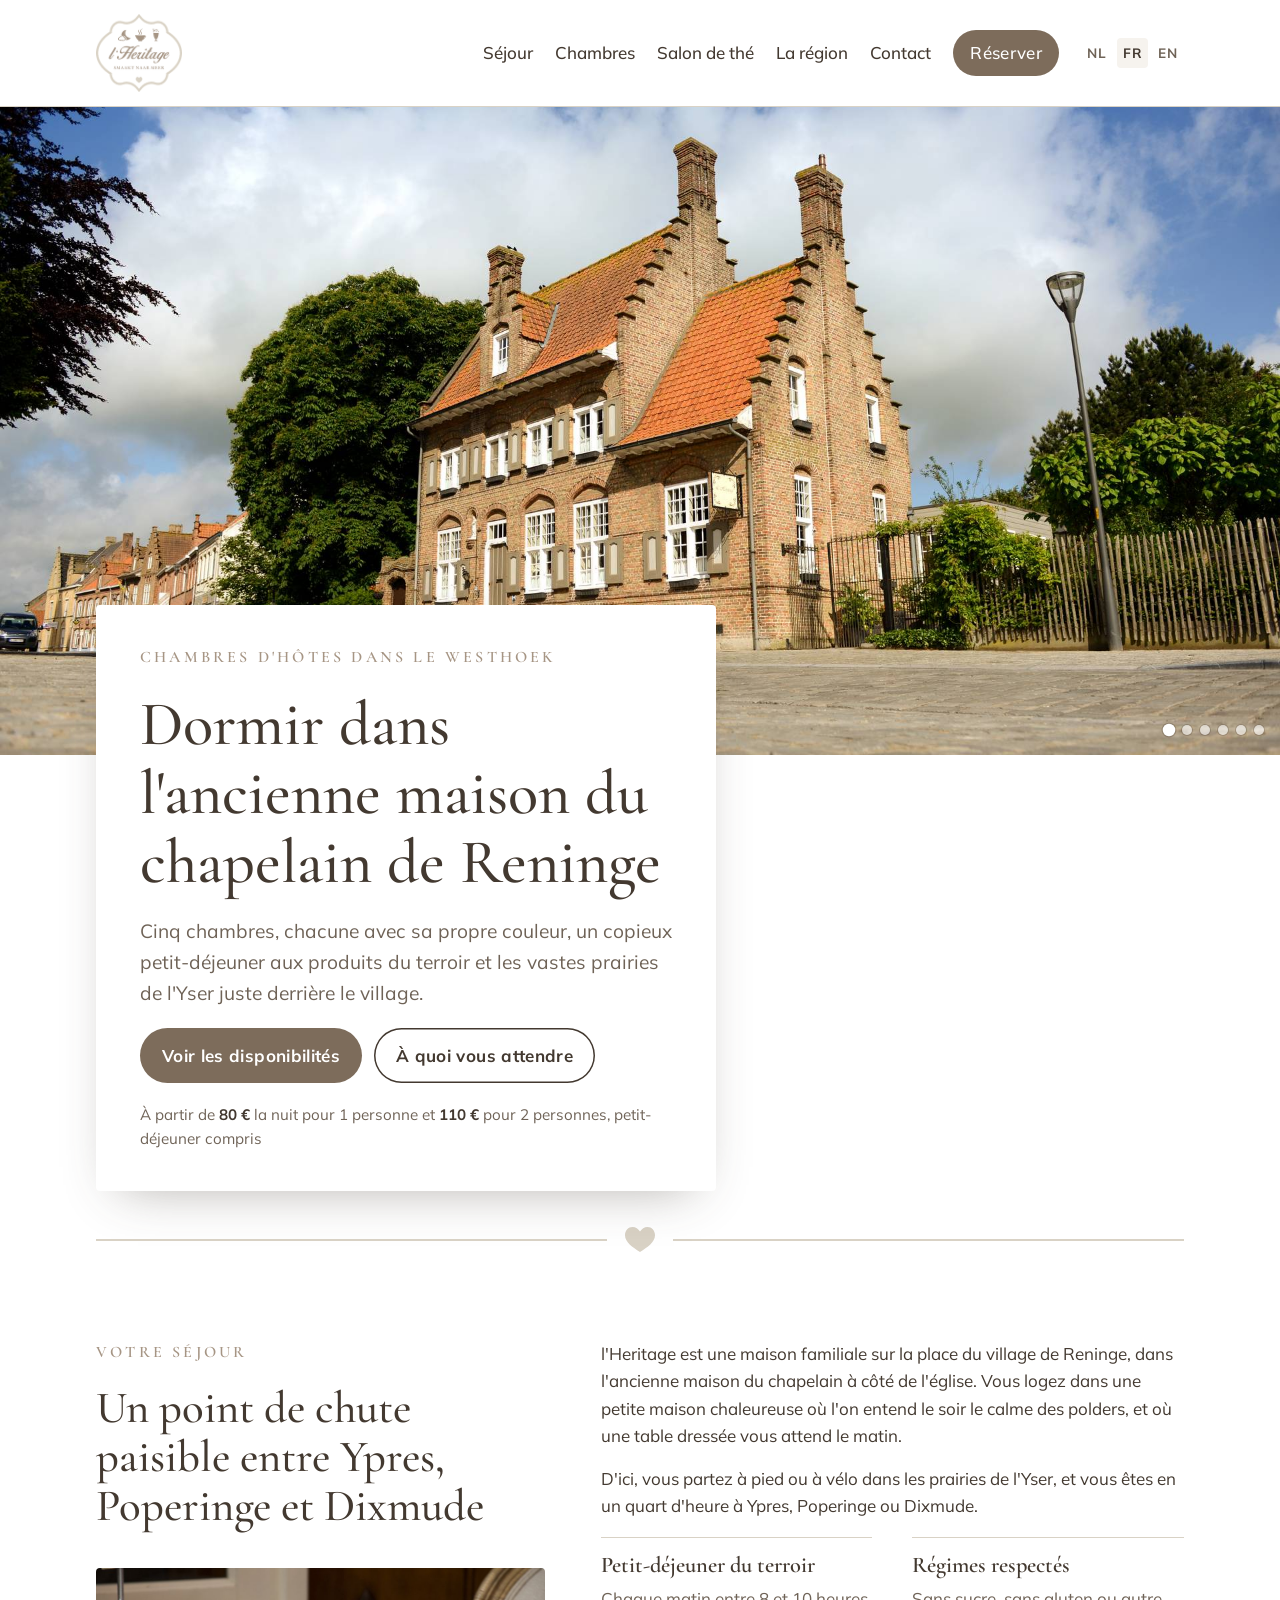
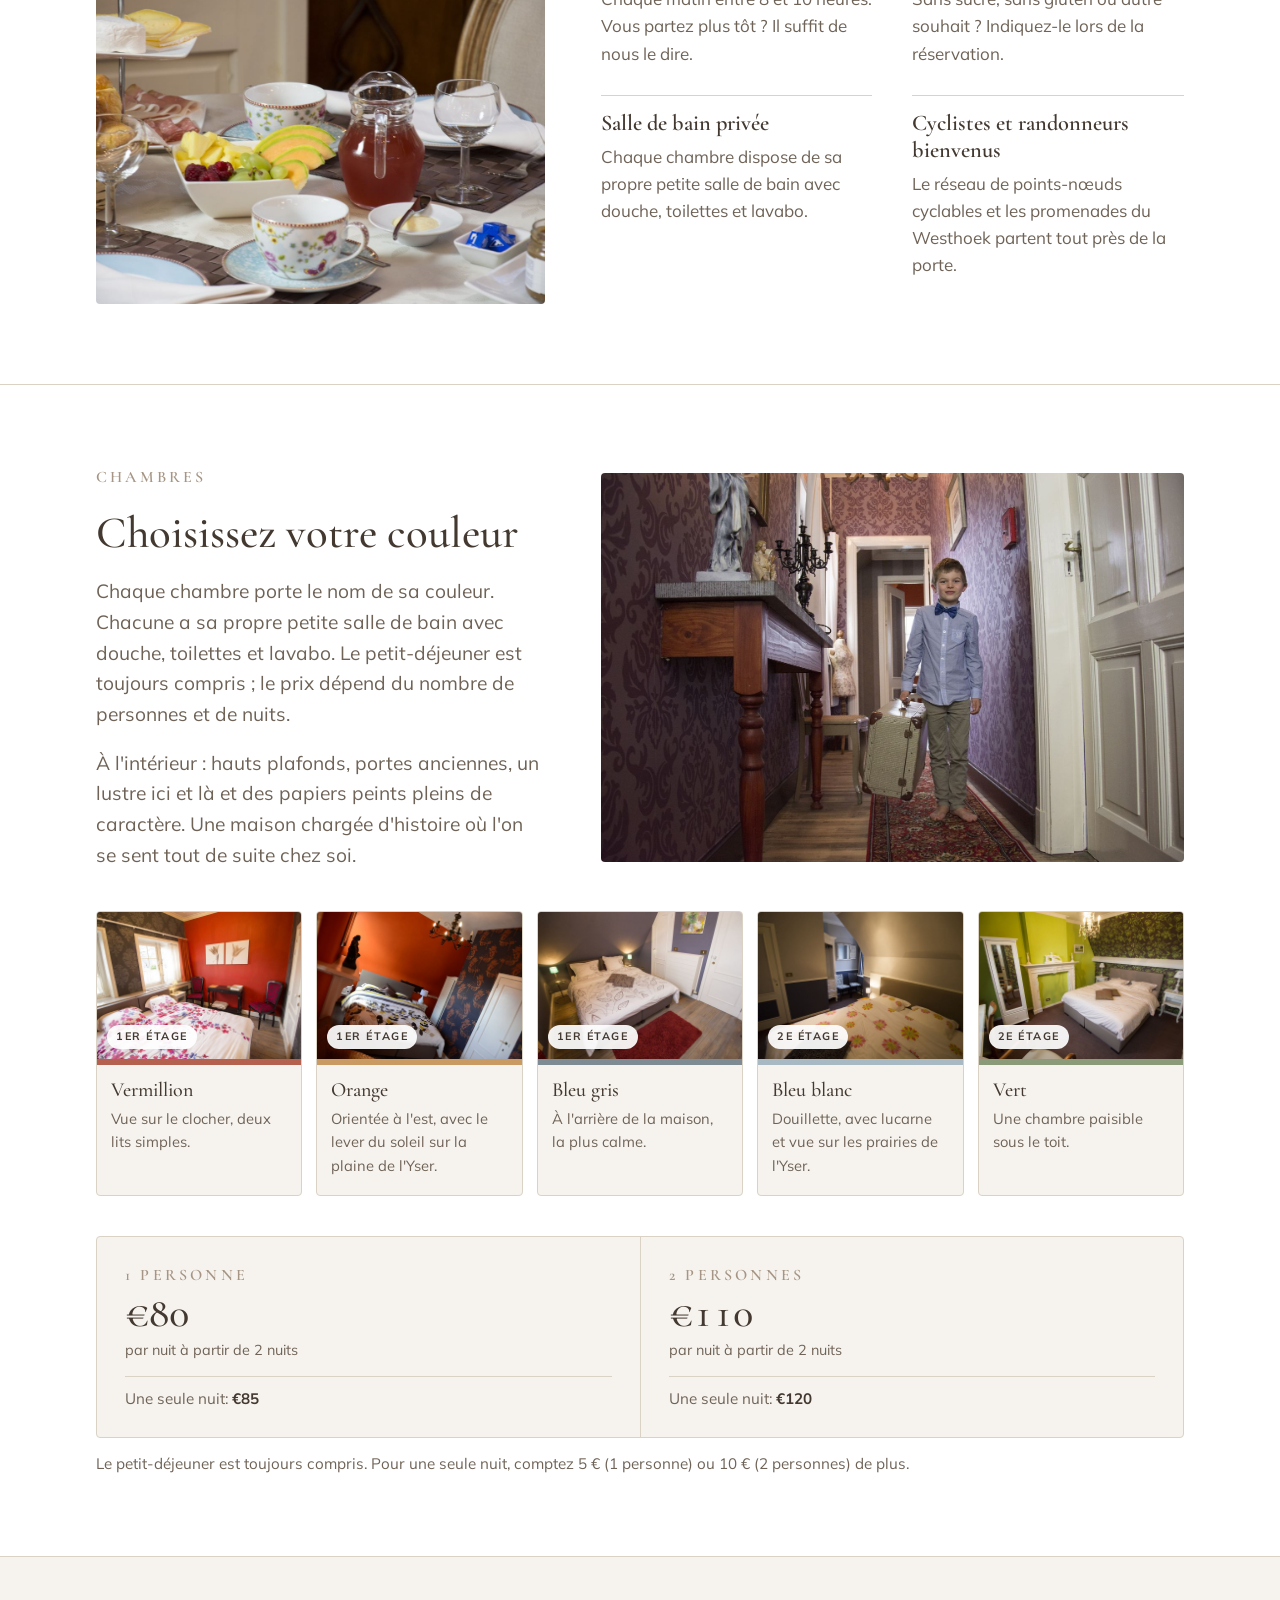
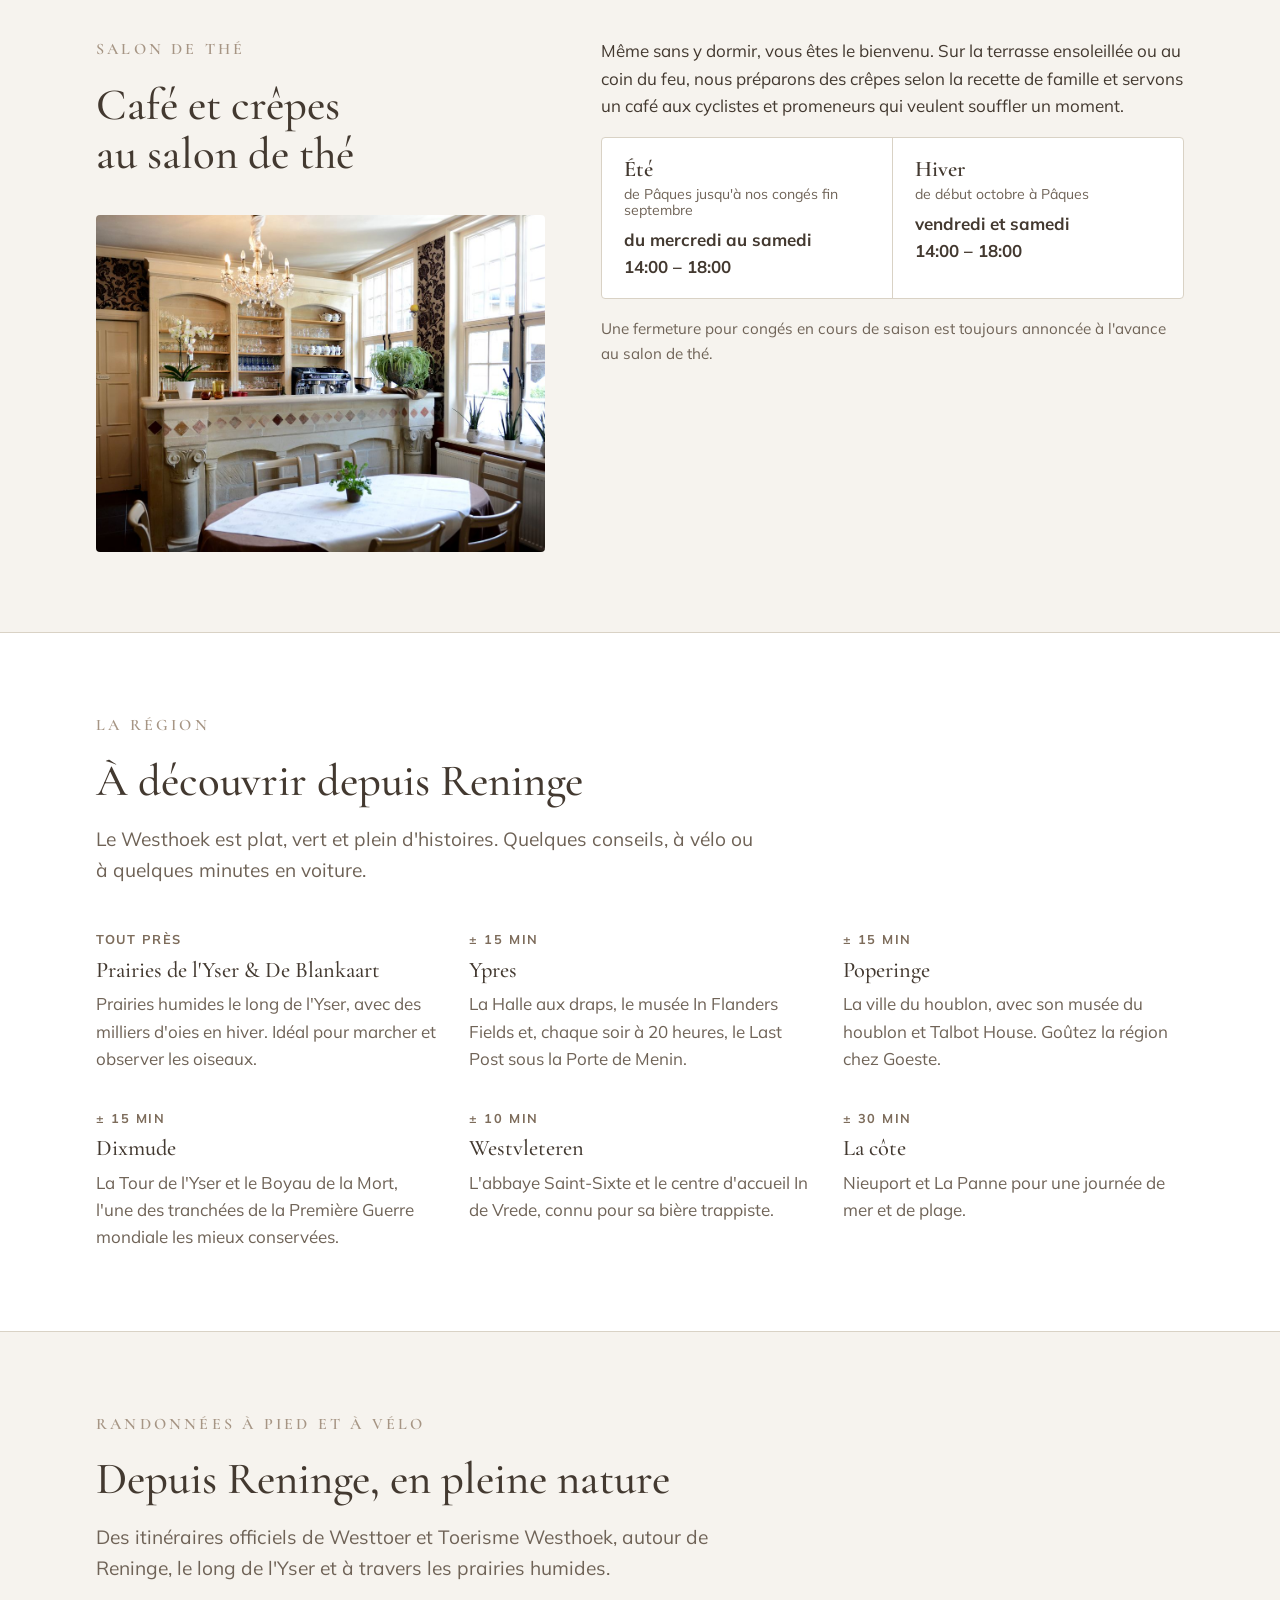
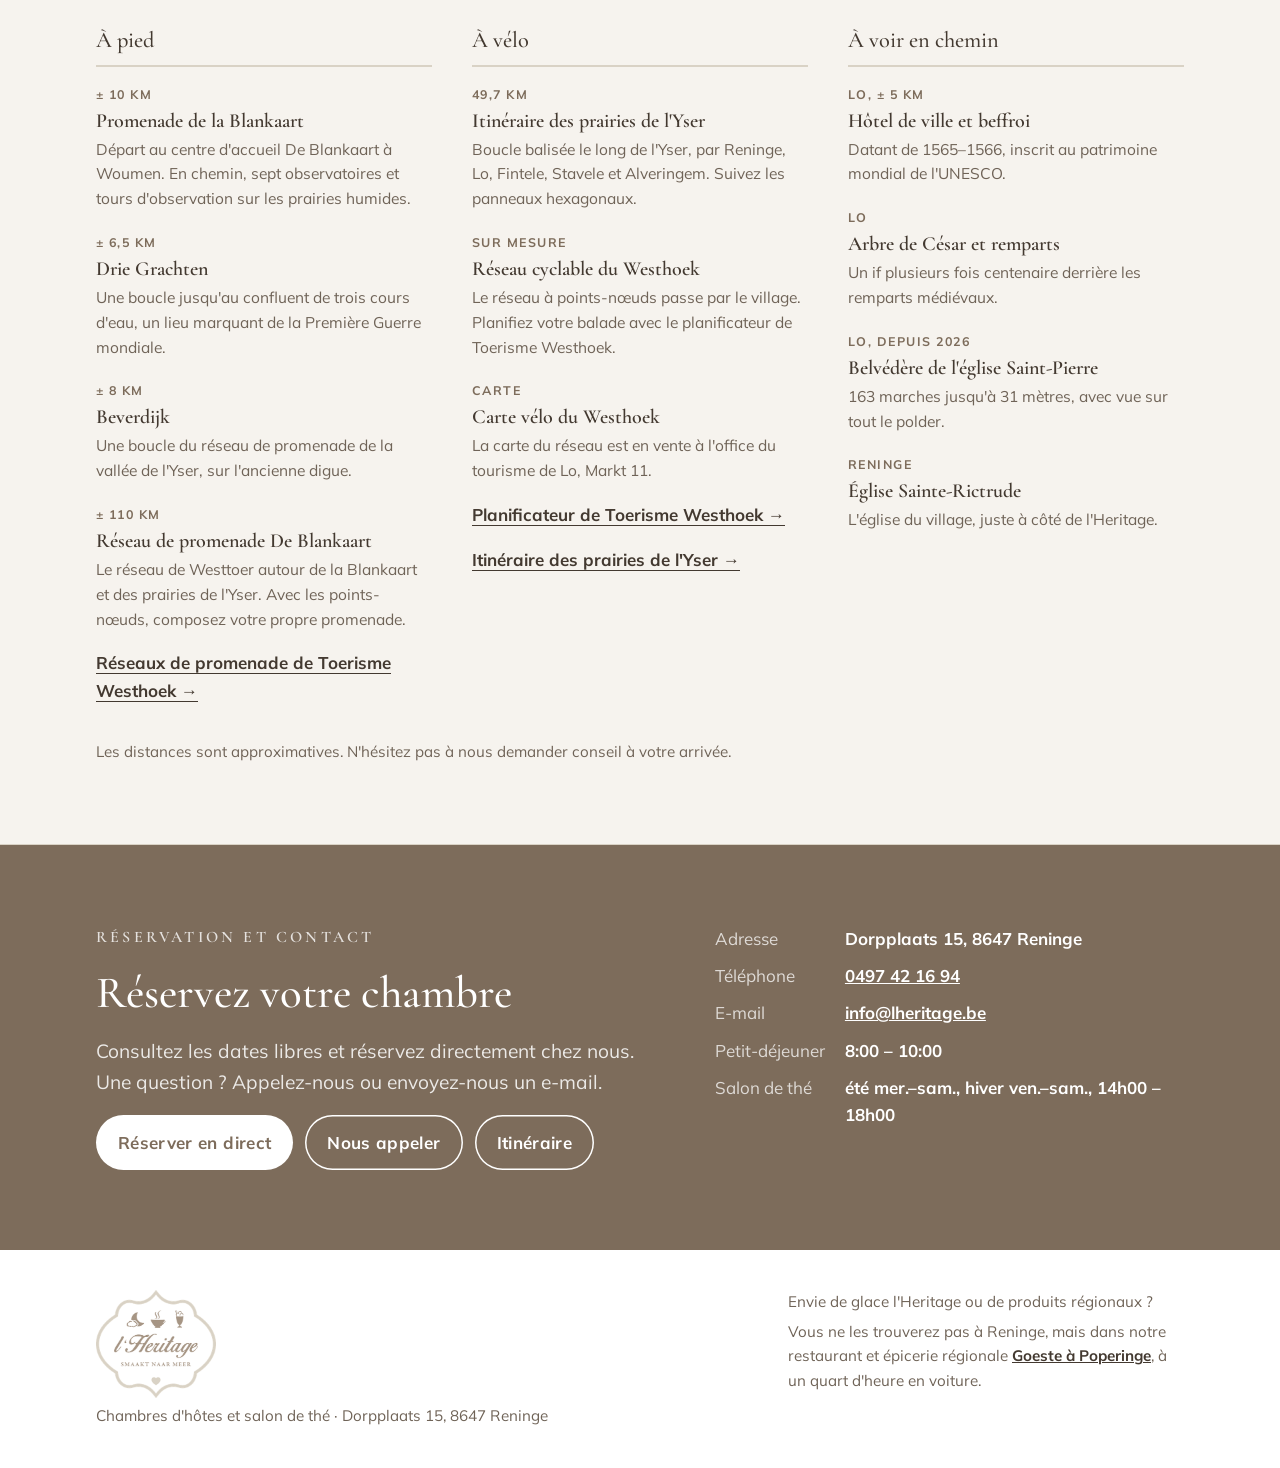
<file: fr/index.html>
<!doctype html>
<html lang="fr-BE">
<head>
  <meta charset="utf-8">
  <meta name="viewport" content="width=device-width, initial-scale=1, viewport-fit=cover">
  <title>l'Heritage · Chambres d'hôtes et salon de thé à Reninge</title>
  <meta name="description" content="Chambres d&#x27;hôtes dans l&#x27;ancienne maison du chapelain de Reninge, entre Ypres, Poperinge et Dixmude. Cinq chambres, petit-déjeuner aux produits du terroir, à partir de 80 € la nuit.">
  <link rel="canonical" href="https://www.lheritage.be/fr/">
  <link rel="alternate" hreflang="nl" href="https://www.lheritage.be/">
  <link rel="alternate" hreflang="fr" href="https://www.lheritage.be/fr/">
  <link rel="alternate" hreflang="en" href="https://www.lheritage.be/en/">
  <link rel="alternate" hreflang="x-default" href="https://www.lheritage.be/">
  <meta property="og:type" content="website">
  <meta property="og:title" content="l'Heritage · Chambres d'hôtes et salon de thé à Reninge">
  <meta property="og:description" content="Chambres d&#x27;hôtes dans l&#x27;ancienne maison du chapelain de Reninge, entre Ypres, Poperinge et Dixmude. Cinq chambres, petit-déjeuner aux produits du terroir, à partir de 80 € la nuit.">
  <meta property="og:image" content="https://www.lheritage.be/assets/img/og-image.jpg">
  <meta property="og:url" content="https://www.lheritage.be/fr/">
  <meta name="theme-color" content="#ffffff">
  <link rel="icon" type="image/png" sizes="32x32" href="../assets/img/favicon-32.png">
  <link rel="apple-touch-icon" href="../assets/img/apple-touch-icon.png">
  <link rel="preconnect" href="https://fonts.googleapis.com">
  <link rel="preconnect" href="https://fonts.gstatic.com" crossorigin>
  <link rel="stylesheet" href="https://fonts.googleapis.com/css2?family=Cormorant+Garamond:ital,wght@0,500;0,600;1,500&family=Mulish:wght@400;600;700&display=swap">
  <link rel="stylesheet" href="../assets/css/style.css">
  <script type="application/ld+json">{"@context": "https://schema.org", "@type": "BedAndBreakfast", "name": "l'Heritage", "url": "https://www.lheritage.be/fr/", "image": "https://www.lheritage.be/assets/img/slide-gevel.jpg", "telephone": "+32 497 42 16 94", "email": "info@lheritage.be", "priceRange": "€80 – €120", "address": {"@type": "PostalAddress", "streetAddress": "Dorpplaats 15", "postalCode": "8647", "addressLocality": "Reninge", "addressCountry": "BE"}, "numberOfRooms": 5}</script>
</head>
<body>
<header class="site">
  <div class="wrap">
    <a class="brand" href="#top"><img src="../assets/img/logo.png" srcset="../assets/img/logo.png 1x, ../assets/img/logo@2x.png 2x" alt="l'Heritage, smaakt naar meer" width="86" height="78"></a>
    <div class="header-right">
      <nav class="main" aria-label="Menu principal">
      <a href="#verblijf">Séjour</a>
      <a href="#kamers">Chambres</a>
      <a href="#tearoom">Salon de thé</a>
      <a href="#streek">La région</a>
      <a href="#boeken">Contact</a>
      <a class="btn" href="#boeken">Réserver</a>
      </nav>
      <nav class="lang" aria-label="Langue"><a href="../" lang="nl">NL</a><a href="../fr/" aria-current="page" lang="fr">FR</a><a href="../en/" lang="en">EN</a></nav>
    </div>
  </div>
</header>

<main id="top">
  <div class="hero">
    <div class="hero-photo" data-slideshow>
      <img class="slide is-active" src="../assets/img/slide-gevel.jpg" srcset="../assets/img/slide-gevel-1000.jpg 1000w, ../assets/img/slide-gevel.jpg 1920w" sizes="100vw" alt="L'ancienne maison du chapelain, l'Heritage, sur la Dorpplaats de Reninge" width="1920" height="1280" fetchpriority="high">
      <img class="slide" style="object-position:50% 30%" src="../assets/img/slide-terras.jpg" srcset="../assets/img/slide-terras-1000.jpg 1000w, ../assets/img/slide-terras.jpg 1920w" sizes="100vw" alt="La terrasse et le jardin avec haies de buis et hortensias" width="1920" height="1280" loading="lazy">
      <img class="slide" src="../assets/img/slide-ontbijtzaal.jpg" srcset="../assets/img/slide-ontbijtzaal-1000.jpg 1000w, ../assets/img/slide-ontbijtzaal.jpg 1920w" sizes="100vw" alt="La salle du petit-déjeuner aux murs rouges, avec lustre et tables dressées" width="1920" height="1280" loading="lazy">
      <img class="slide" src="../assets/img/slide-vermillion.jpg" srcset="../assets/img/slide-vermillion-1000.jpg 1000w, ../assets/img/slide-vermillion.jpg 1920w" sizes="100vw" alt="La chambre Vermillion avec son mur rouge et sa couette fleurie" width="1920" height="1280" loading="lazy">
      <img class="slide" src="../assets/img/slide-ontbijt.jpg" srcset="../assets/img/slide-ontbijt-1000.jpg 1000w, ../assets/img/slide-ontbijt.jpg 1920w" sizes="100vw" alt="Le petit-déjeuner vu du dessus : petits pains, fromages, fruits et café" width="1920" height="1280" loading="lazy">
      <img class="slide" src="../assets/img/slide-tearoom.jpg" srcset="../assets/img/slide-tearoom-1000.jpg 1000w, ../assets/img/slide-tearoom.jpg 1920w" sizes="100vw" alt="Le salon de thé avec son bar en pierre et son lustre" width="1920" height="1280" loading="lazy">
      <div class="slide-dots" role="group" aria-label="Choisir une photo"><button type="button" aria-label="Photo 1" aria-current="true"></button><button type="button" aria-label="Photo 2"></button><button type="button" aria-label="Photo 3"></button><button type="button" aria-label="Photo 4"></button><button type="button" aria-label="Photo 5"></button><button type="button" aria-label="Photo 6"></button></div>
    </div>
    <div class="wrap">
      <div class="hero-card">
        <span class="eyebrow">Chambres d'hôtes dans le Westhoek</span>
        <h1>Dormir dans l'ancienne maison du chapelain de Reninge</h1>
        <p class="lead">Cinq chambres, chacune avec sa propre couleur, un copieux petit-déjeuner aux produits du terroir et les vastes prairies de l'Yser juste derrière le village.</p>
        <div class="actions">
          <a class="btn" href="https://reservations.cubilis.eu/b-and-b-lheritage-reninge" target="_blank" rel="noopener">Voir les disponibilités</a>
          <a class="btn ghost" href="#verblijf">À quoi vous attendre</a>
        </div>
        <p class="price-note">À partir de <strong>80 €</strong> la nuit pour 1 personne et <strong>110 €</strong> pour 2 personnes, petit-déjeuner compris</p>
      </div>
      <div class="horizon"><svg viewBox="0 0 24 20" aria-hidden="true"><path d="M12 20C6 16 0 12 0 6.5 0 2.8 2.7 0 6 0c2.6 0 4.6 1.6 6 3.6C13.4 1.6 15.4 0 18 0c3.3 0 6 2.8 6 6.5C24 12 18 16 12 20z"/></svg></div>
    </div>
  </div>

  <section id="verblijf">
    <div class="wrap split">
      <div class="stack">
        <span class="eyebrow">Votre séjour</span>
        <h2>Un point de chute paisible entre Ypres, Poperinge et Dixmude</h2>
        <figure class="photo"><img src="../assets/img/ontbijt.jpg" alt="Table de petit-déjeuner avec fruits, fromages, croissants et porcelaine fleurie" width="1200" height="800" loading="lazy"></figure>
      </div>
      <div class="stack">
        <div class="prose">
          <p>l'Heritage est une maison familiale sur la place du village de Reninge, dans l'ancienne maison du chapelain à côté de l'église. Vous logez dans une petite maison chaleureuse où l'on entend le soir le calme des polders, et où une table dressée vous attend le matin.</p>
          <p>D'ici, vous partez à pied ou à vélo dans les prairies de l'Yser, et vous êtes en un quart d'heure à Ypres, Poperinge ou Dixmude.</p>
          </div>
        <ul class="expect">
          <li><b>Petit-déjeuner du terroir</b><span>Chaque matin entre 8 et 10 heures. Vous partez plus tôt ? Il suffit de nous le dire.</span></li>
          <li><b>Régimes respectés</b><span>Sans sucre, sans gluten ou autre souhait ? Indiquez-le lors de la réservation.</span></li>
          <li><b>Salle de bain privée</b><span>Chaque chambre dispose de sa propre petite salle de bain avec douche, toilettes et lavabo.</span></li>
          <li><b>Cyclistes et randonneurs bienvenus</b><span>Le réseau de points-nœuds cyclables et les promenades du Westhoek partent tout près de la porte.</span></li>
          </ul>
      </div>
    </div>
  </section>

  <section id="kamers">
    <div class="wrap">
      <div class="split rooms-intro">
      <div class="stack">
        <span class="eyebrow">Chambres</span>
        <h2>Choisissez votre couleur</h2>
        <p class="lead">Chaque chambre porte le nom de sa couleur. Chacune a sa propre petite salle de bain avec douche, toilettes et lavabo. Le petit-déjeuner est toujours compris ; le prix dépend du nombre de personnes et de nuits.</p>
        <p class="lead">À l'intérieur : hauts plafonds, portes anciennes, un lustre ici et là et des papiers peints pleins de caractère. Une maison chargée d'histoire où l'on se sent tout de suite chez soi.</p>
        </div>
      <figure class="photo wide"><img src="../assets/img/gang.jpg" alt="Un jeune hôte avec une vieille valise dans le couloir de l'Heritage" width="1400" height="933" loading="lazy"></figure>
      </div>
      <div class="rooms">
        <article class="room"><div class="chip" style="--c:var(--verm)"><img src="../assets/img/kamer-vermillion.jpg" alt="Chambre Vermillion" width="900" height="600" loading="lazy"><span>1er étage</span></div><div class="txt"><h3>Vermillion</h3><p>Vue sur le clocher, deux lits simples.</p></div></article>
        <article class="room"><div class="chip" style="--c:var(--oran)"><img src="../assets/img/kamer-orange.jpg" alt="Chambre Orange" width="900" height="600" loading="lazy"><span>1er étage</span></div><div class="txt"><h3>Orange</h3><p>Orientée à l'est, avec le lever du soleil sur la plaine de l'Yser.</p></div></article>
        <article class="room"><div class="chip" style="--c:var(--bgris)"><img src="../assets/img/kamer-bleu-blanc.jpg" alt="Chambre Bleu gris" width="900" height="600" loading="lazy"><span>1er étage</span></div><div class="txt"><h3>Bleu gris</h3><p>À l'arrière de la maison, la plus calme.</p></div></article>
        <article class="room"><div class="chip" style="--c:var(--bblanc)"><img src="../assets/img/kamer-bleu-gris.jpg" alt="Chambre Bleu blanc" width="900" height="600" loading="lazy"><span>2e étage</span></div><div class="txt"><h3>Bleu blanc</h3><p>Douillette, avec lucarne et vue sur les prairies de l'Yser.</p></div></article>
        <article class="room"><div class="chip" style="--c:var(--vert)"><img src="../assets/img/kamer-vert.jpg" alt="Chambre Vert" width="900" height="600" loading="lazy"><span>2e étage</span></div><div class="txt"><h3>Vert</h3><p>Une chambre paisible sous le toit.</p></div></article>
        </div>
      <div class="prices" aria-label="Tarifs">
        <div><span class="eyebrow">1 personne</span><span class="amount">€80</span><small>par nuit à partir de 2 nuits</small><span class="one-night">Une seule nuit: <strong>€85</strong></span></div>
        <div><span class="eyebrow">2 personnes</span><span class="amount">€110</span><small>par nuit à partir de 2 nuits</small><span class="one-night">Une seule nuit: <strong>€120</strong></span></div>
      </div>
      <p class="price-extra">Le petit-déjeuner est toujours compris. Pour une seule nuit, comptez 5 € (1 personne) ou 10 € (2 personnes) de plus.</p>
    </div>
  </section>

  <section id="tearoom" class="tearoom">
    <div class="wrap split">
      <div class="stack">
        <span class="eyebrow">Salon de thé</span>
        <h2>Café et crêpes au salon de thé</h2>
        <figure class="photo"><img src="../assets/img/tearoom.jpg" alt="Le salon de thé avec son bar en pierre, son lustre et ses hautes fenêtres" width="1200" height="801" loading="lazy"></figure>
      </div>
      <div class="stack">
        <div class="prose">
          <p>Même sans y dormir, vous êtes le bienvenu. Sur la terrasse ensoleillée ou au coin du feu, nous préparons des crêpes selon la recette de famille et servons un café aux cyclistes et promeneurs qui veulent souffler un moment.</p>
        </div>
        <dl class="hours">
          <div><dt>Été<small>de Pâques jusqu'à nos congés fin septembre</small></dt><dd>du mercredi au samedi<br>14:00 – 18:00</dd></div>
          <div><dt>Hiver<small>de début octobre à Pâques</small></dt><dd>vendredi et samedi<br>14:00 – 18:00</dd></div>
          </dl>
        <p class="hours-note">Une fermeture pour congés en cours de saison est toujours annoncée à l'avance au salon de thé.</p>
      </div>
    </div>
  </section>

  <section id="streek">
    <div class="wrap">
      <div class="stack">
        <span class="eyebrow">La région</span>
        <h2>À découvrir depuis Reninge</h2>
        <p class="lead">Le Westhoek est plat, vert et plein d'histoires. Quelques conseils, à vélo ou à quelques minutes en voiture.</p>
      </div>
      <div class="places">
        <div class="place"><span class="dist">Tout près</span><h3>Prairies de l'Yser &amp; De Blankaart</h3><p>Prairies humides le long de l'Yser, avec des milliers d'oies en hiver. Idéal pour marcher et observer les oiseaux.</p></div>
        <div class="place"><span class="dist">± 15 min</span><h3>Ypres</h3><p>La Halle aux draps, le musée In Flanders Fields et, chaque soir à 20 heures, le Last Post sous la Porte de Menin.</p></div>
        <div class="place"><span class="dist">± 15 min</span><h3>Poperinge</h3><p>La ville du houblon, avec son musée du houblon et Talbot House. Goûtez la région chez Goeste.</p></div>
        <div class="place"><span class="dist">± 15 min</span><h3>Dixmude</h3><p>La Tour de l'Yser et le Boyau de la Mort, l'une des tranchées de la Première Guerre mondiale les mieux conservées.</p></div>
        <div class="place"><span class="dist">± 10 min</span><h3>Westvleteren</h3><p>L'abbaye Saint-Sixte et le centre d'accueil In de Vrede, connu pour sa bière trappiste.</p></div>
        <div class="place"><span class="dist">± 30 min</span><h3>La côte</h3><p>Nieuport et La Panne pour une journée de mer et de plage.</p></div>
        </div>
    </div>
  </section>

  <section id="wandelen" class="outdoors">
    <div class="wrap">
      <div class="stack">
        <span class="eyebrow">Randonnées à pied et à vélo</span>
        <h2>Depuis Reninge, en pleine nature</h2>
        <p class="lead">Des itinéraires officiels de Westtoer et Toerisme Westhoek, autour de Reninge, le long de l'Yser et à travers les prairies humides.</p>
      </div>
      <div class="routes">
        <div class="route-col">
          <h3>À pied</h3>
          <ul>
            <li><span class="dist">± 10 km</span><h4>Promenade de la Blankaart</h4><p>Départ au centre d'accueil De Blankaart à Woumen. En chemin, sept observatoires et tours d'observation sur les prairies humides.</p></li>
            <li><span class="dist">± 6,5 km</span><h4>Drie Grachten</h4><p>Une boucle jusqu'au confluent de trois cours d'eau, un lieu marquant de la Première Guerre mondiale.</p></li>
            <li><span class="dist">± 8 km</span><h4>Beverdijk</h4><p>Une boucle du réseau de promenade de la vallée de l'Yser, sur l'ancienne digue.</p></li>
            <li><span class="dist">± 110 km</span><h4>Réseau de promenade De Blankaart</h4><p>Le réseau de Westtoer autour de la Blankaart et des prairies de l'Yser. Avec les points-nœuds, composez votre propre promenade.</p></li>
            </ul>
          <a class="more" href="https://www.toerismewesthoek.be/en/hiking/walking-network" target="_blank" rel="noopener">Réseaux de promenade de Toerisme Westhoek →</a>
        </div>
        <div class="route-col">
          <h3>À vélo</h3>
          <ul>
            <li><span class="dist">49,7 km</span><h4>Itinéraire des prairies de l'Yser</h4><p>Boucle balisée le long de l'Yser, par Reninge, Lo, Fintele, Stavele et Alveringem. Suivez les panneaux hexagonaux.</p></li>
            <li><span class="dist">Sur mesure</span><h4>Réseau cyclable du Westhoek</h4><p>Le réseau à points-nœuds passe par le village. Planifiez votre balade avec le planificateur de Toerisme Westhoek.</p></li>
            <li><span class="dist">Carte</span><h4>Carte vélo du Westhoek</h4><p>La carte du réseau est en vente à l'office du tourisme de Lo, Markt 11.</p></li>
            </ul>
          <a class="more" href="https://www.toerismewesthoek.be/nl/fietsen/routeplanner" target="_blank" rel="noopener">Planificateur de Toerisme Westhoek →</a>
          <a class="more" href="https://www.lo-reninge.be/ijzerbroekenfietsroute" target="_blank" rel="noopener">Itinéraire des prairies de l'Yser →</a>
        </div>
        <div class="route-col">
          <h3>À voir en chemin</h3>
          <ul>
            <li><span class="dist">Lo, ± 5 km</span><h4>Hôtel de ville et beffroi</h4><p>Datant de 1565–1566, inscrit au patrimoine mondial de l'UNESCO.</p></li>
            <li><span class="dist">Lo</span><h4>Arbre de César et remparts</h4><p>Un if plusieurs fois centenaire derrière les remparts médiévaux.</p></li>
            <li><span class="dist">Lo, depuis 2026</span><h4>Belvédère de l'église Saint-Pierre</h4><p>163 marches jusqu'à 31 mètres, avec vue sur tout le polder.</p></li>
            <li><span class="dist">Reninge</span><h4>Église Sainte-Rictrude</h4><p>L'église du village, juste à côté de l'Heritage.</p></li>
            </ul>
        </div>
      </div>
      <p class="route-note">Les distances sont approximatives. N'hésitez pas à nous demander conseil à votre arrivée.</p>
    </div>
  </section>

  <section id="boeken" class="book">
    <div class="wrap book-grid">
      <div class="stack">
        <span class="eyebrow" style="color:inherit;opacity:.8">Réservation et contact</span>
        <h2>Réservez votre chambre</h2>
        <p class="lead">Consultez les dates libres et réservez directement chez nous. Une question ? Appelez-nous ou envoyez-nous un e-mail.</p>
        <div class="actions">
          <a class="btn" href="https://reservations.cubilis.eu/b-and-b-lheritage-reninge" target="_blank" rel="noopener">Réserver en direct</a>
          <a class="btn ghost" href="tel:+32497421694">Nous appeler</a>
          <a class="btn ghost" href="https://www.google.com/maps/search/?api=1&query=Dorpplaats+15+8647+Reninge" target="_blank" rel="noopener">Itinéraire</a>
        </div>
      </div>
      <div class="contact" id="contact">
        <dl>
          <dt>Adresse</dt><dd>Dorpplaats 15, 8647 Reninge</dd>
          <dt>Téléphone</dt><dd><a href="tel:+32497421694">0497 42 16 94</a></dd>
          <dt>E-mail</dt><dd><a href="mailto:info@lheritage.be">info@lheritage.be</a></dd>
          <dt>Petit-déjeuner</dt><dd>8:00 – 10:00</dd>
          <dt>Salon de thé</dt><dd>été mer.–sam., hiver ven.–sam., 14h00 – 18h00</dd>
        </dl>
      </div>
    </div>
  </section>
</main>

<footer>
  <div class="wrap">
    <div class="stack" style="gap:6px">
      <img src="../assets/img/logo.png" alt="l'Heritage" width="120" height="108" style="width:120px;height:auto" loading="lazy">
      <span>Chambres d'hôtes et salon de thé · Dorpplaats 15, 8647 Reninge</span>
    </div>
    <div class="goeste">
      <span>Envie de glace l'Heritage ou de produits régionaux ?</span>
      <span>Vous ne les trouverez pas à Reninge, mais dans notre restaurant et épicerie régionale <a href="https://goestepoperinge.be">Goeste à Poperinge</a>, à un quart d'heure en voiture.</span>
    </div>
  </div>
</footer>
<script src="../assets/js/slideshow.js" defer></script>
</body>
</html>
</file>
<file: assets/css/style.css>
html{-webkit-text-size-adjust:100%;scroll-padding-top:120px}
body{overflow-x:clip}
body{margin:0}
img{max-width:100%}
/* l'Heritage Reninge
   Stijl gebaseerd op het logo: wit, taupe en beige, een klassieke serif zoals "smaakt naar meer" en het hartje als scheidingsteken.
   De site blijft altijd licht. */
:root{
  --bg:#ffffff;
  --surface:#f6f3ee;
  --ink:#433930;
  --muted:#6f6357;
  --line:#d9d2c5;        /* beige van het logokader */
  --taupe:#a69584;       /* taupe van de letters */
  --accent:#7d6c5b;      /* donkerder taupe, leesbaar op wit */
  --accent-ink:#ffffff;
  --verm:#b4614f; --oran:#c99a62; --bblanc:#a9b9c4; --bgris:#7f8b92; --vert:#8b9a78;
  color-scheme:light;
  --display:"Cormorant Garamond", "Garamond", "Georgia", serif;
  --body:"Mulish", "Helvetica Neue", Arial, sans-serif;
}

*{box-sizing:border-box}
body{background:var(--bg);color:var(--ink);font-family:var(--body);font-size:1.0625rem;line-height:1.6}
.wrap{max-width:1120px;margin-inline:auto;padding-left:max(16px,env(safe-area-inset-left,0px));padding-right:max(16px,env(safe-area-inset-right,0px))}
h1,h2,h3{font-family:var(--display);font-weight:500;line-height:1.1;text-wrap:balance;margin:0}
h1{font-size:clamp(2.6rem,6.4vw,4.8rem)}
h2{font-size:clamp(1.9rem,4vw,2.8rem)}
h3{font-size:1.4rem}
p{margin:0}
a{color:inherit}
:focus-visible{outline:2px solid var(--accent);outline-offset:3px}
.eyebrow{font-family:var(--display);font-size:1rem;letter-spacing:.2em;text-transform:uppercase;color:var(--taupe);font-weight:600}
.lead{font-size:1.2rem;color:var(--muted);max-width:56ch}
.btn{display:inline-flex;align-items:center;gap:.5em;padding:.8em 1.3em;border-radius:999px;background:var(--accent);color:var(--accent-ink);text-decoration:none;font-weight:700;letter-spacing:.02em}
.btn:hover{filter:brightness(1.08)}
.btn.ghost{background:transparent;color:var(--ink);box-shadow:inset 0 0 0 1.5px var(--ink)}

/* header */
body::before{content:"";position:fixed;inset:0 0 auto;height:env(safe-area-inset-top,0px);z-index:10;background:var(--bg)}
header.site{position:sticky;top:env(safe-area-inset-top,0px);z-index:5;background:var(--bg);border-bottom:1px solid var(--line)}
header.site .wrap{display:flex;align-items:center;justify-content:space-between;gap:16px;padding-block:14px}
.brand{display:block;line-height:0}.brand img{width:86px;height:auto}
nav.main{display:flex;gap:22px;align-items:center;flex-wrap:wrap}
nav.main a{text-decoration:none;font-weight:500}
nav.main a:not(.btn):hover{text-decoration:underline;text-underline-offset:4px}
nav.main .btn{padding:.55em 1em}
@media (max-width:820px){nav.main a:not(.btn){display:none}}

/* hero: foto over de volledige breedte, tekst in een witte kaart die over de onderrand schuift */
.hero-photo{position:relative;height:clamp(380px,72vh,760px);overflow:hidden;background:var(--surface)}
.hero-photo .slide{position:absolute;inset:0;display:block;width:100%;height:100%;max-width:100%;object-fit:cover;object-position:50% 45%;opacity:0;transition:opacity 1.4s ease}
.hero-photo .slide.is-active{opacity:1}
.slide-dots{position:absolute;right:max(16px,env(safe-area-inset-right,0px));bottom:20px;z-index:2;display:flex;gap:8px}
.slide-dots button{width:10px;height:10px;padding:0;border:0;border-radius:50%;background:rgba(255,255,255,.6);box-shadow:0 0 0 1px rgba(67,57,48,.25);cursor:pointer}
.slide-dots button[aria-current="true"]{background:#fff;transform:scale(1.25)}
@media (prefers-reduced-motion:reduce){.hero-photo .slide{transition:none}}
@media (max-width:820px){.slide-dots{bottom:auto;top:16px}}
.hero-card{position:relative;z-index:1;margin-top:-150px;max-width:620px;background:var(--bg);padding:40px 44px;border-radius:4px;box-shadow:0 18px 50px -24px rgba(67,57,48,.45);display:flex;flex-direction:column;gap:20px}
.hero-card h1{font-size:clamp(2.3rem,5vw,3.9rem)}
.price-note{font-size:.95rem;color:var(--muted)}
.price-note strong{color:var(--ink)}
.horizon{display:flex;align-items:center;gap:18px;padding-block:36px 8px}.horizon::before,.horizon::after{content:"";flex:1;height:2px;background:var(--line)}.horizon svg{width:30px;height:auto;fill:var(--line)}
@media (max-width:820px){.hero-photo{height:clamp(300px,58vh,520px)}.hero-card{margin-top:-64px;padding:26px 22px}}

section{padding-block:80px}
section + section{border-top:1px solid var(--line)}
.split{display:grid;grid-template-columns:1fr 1.3fr;gap:56px}
.split > *{min-width:0}
@media (max-width:820px){.split{grid-template-columns:1fr;gap:28px}section{padding-block:56px}}
.stack{display:flex;flex-direction:column;gap:18px}
.prose{display:flex;flex-direction:column;gap:16px;max-width:62ch}

.photo{margin:0}
.photo img{display:block;width:100%;height:auto;max-width:100%;border-radius:4px;aspect-ratio:4/3;object-fit:cover}
.split .stack .photo{margin-top:18px}
.rooms-intro{align-items:center}
.photo.wide img{aspect-ratio:3/2}
/* wat je mag verwachten */
.expect{display:grid;grid-template-columns:repeat(2,minmax(0,1fr));gap:28px 40px;margin:0;padding:0;list-style:none}
.expect li{display:flex;flex-direction:column;gap:6px;padding-top:14px;border-top:1px solid var(--line)}
.expect b{font-family:var(--display);font-weight:600;font-size:1.4rem;line-height:1.2}
.expect span{color:var(--muted)}
@media (max-width:560px){.expect{grid-template-columns:1fr}}

/* kamers */
.rooms{display:grid;grid-template-columns:repeat(5,minmax(0,1fr));gap:14px;margin-top:40px}
.room{display:flex;flex-direction:column;background:var(--surface);border:1px solid var(--line);border-radius:4px;overflow:hidden}
.room .chip{position:relative;aspect-ratio:4/3;max-width:100%;border-bottom:6px solid var(--c)}
.room .chip img{display:block;width:100%;height:100%;object-fit:cover}
.room .chip span{position:absolute;left:10px;bottom:10px;padding:3px 9px;border-radius:999px;background:rgba(255,255,255,.92);color:#433930;font-size:.68rem;letter-spacing:.14em;text-transform:uppercase;font-weight:700}
.room .txt{padding:14px 14px 18px;display:flex;flex-direction:column;gap:6px}
.room h3{font-size:1.25rem}
.room p{font-size:.92rem;color:var(--muted)}
@media (max-width:980px){.rooms{grid-template-columns:repeat(2,minmax(0,1fr))}.room:last-child{grid-column:1/-1}.room:last-child .chip{aspect-ratio:16/9}}

.prices{display:grid;grid-template-columns:repeat(2,minmax(0,1fr));gap:0;margin-top:40px;border:1px solid var(--line);background:var(--surface);border-radius:4px}
.prices div{padding:26px 28px;display:flex;flex-direction:column;gap:4px}
.prices div + div{border-left:1px solid var(--line)}
.prices .amount{font-family:var(--display);font-weight:500;font-size:2.6rem;line-height:1;font-variant-numeric:tabular-nums}
.prices small{color:var(--muted);font-size:.9rem}
.prices .one-night{margin-top:10px;padding-top:10px;border-top:1px solid var(--line);font-size:.95rem;color:var(--muted)}
.prices .one-night strong{color:var(--ink);font-variant-numeric:tabular-nums}
.price-extra{margin-top:14px;font-size:.95rem;color:var(--muted)}
@media (max-width:560px){.prices{grid-template-columns:1fr}.prices div + div{border-left:0;border-top:1px solid var(--line)}}

/* tearoom */
.tearoom{background:var(--surface)}
.hours{display:grid;grid-template-columns:repeat(2,minmax(0,1fr));margin:0;border:1px solid var(--line);border-radius:4px;background:var(--bg);font-variant-numeric:tabular-nums}
.hours > div{padding:18px 22px;display:flex;flex-direction:column;gap:8px}
.hours > div + div{border-left:1px solid var(--line)}
.hours dt{font-family:var(--display);font-weight:600;font-size:1.4rem;line-height:1.15}
.hours dt small{display:block;font-family:var(--body);font-weight:400;font-size:.88rem;color:var(--muted);margin-top:4px}
.hours dd{margin:0;font-weight:700}
.hours-note{font-size:.95rem;color:var(--muted)}
@media (max-width:560px){.hours{grid-template-columns:1fr}.hours > div + div{border-left:0;border-top:1px solid var(--line)}}

/* streek */
.places{display:grid;grid-template-columns:repeat(3,minmax(0,1fr));gap:36px 32px;margin-top:44px}
.place{display:flex;flex-direction:column;gap:8px;min-width:0}
.place .dist{font-size:.8rem;letter-spacing:.12em;text-transform:uppercase;color:var(--accent);font-weight:700;font-variant-numeric:tabular-nums}
.place p{color:var(--muted)}
@media (max-width:820px){.places{grid-template-columns:repeat(2,minmax(0,1fr))}}
@media (max-width:560px){.places{grid-template-columns:1fr}}

/* wandelen en fietsen */
.outdoors{background:var(--surface)}
.routes{display:grid;grid-template-columns:repeat(3,minmax(0,1fr));gap:40px;margin-top:44px}
.route-col{display:flex;flex-direction:column;gap:18px;min-width:0}
.route-col h3{padding-bottom:12px;border-bottom:2px solid var(--line)}
.route-col ul{list-style:none;margin:0;padding:0;display:flex;flex-direction:column;gap:22px}
.route-col li{display:flex;flex-direction:column;gap:4px}
.route-col h4{margin:0;font-family:var(--display);font-weight:600;font-size:1.25rem;line-height:1.2}
.route-col .dist{font-size:.78rem;letter-spacing:.12em;text-transform:uppercase;color:var(--accent);font-weight:700}
.route-col p{color:var(--muted);font-size:.97rem}
.route-col .more{font-weight:700;text-underline-offset:4px}
.route-note{margin-top:36px;font-size:.95rem;color:var(--muted)}
@media (max-width:900px){.routes{grid-template-columns:1fr;gap:44px}}

/* boeken */
.book{background:var(--accent);color:var(--accent-ink)}
.book .lead{color:inherit;opacity:.85}
.book .btn{background:var(--accent-ink);color:var(--accent)}
.book .btn.ghost{background:transparent;color:var(--accent-ink);box-shadow:inset 0 0 0 1.5px var(--accent-ink)}
.book-grid{display:grid;grid-template-columns:1.2fr 1fr;gap:56px;align-items:start}
.book-grid > *{min-width:0}
.contact dl{display:grid;grid-template-columns:auto 1fr;gap:10px 20px;margin:0}
.contact dt{opacity:.75}
.contact dd{margin:0;font-weight:700;user-select:all;overflow-wrap:anywhere}
.actions{display:flex;flex-wrap:wrap;gap:12px}
@media (max-width:820px){.book-grid{grid-template-columns:1fr;gap:36px}}

footer{padding-block:40px;font-size:.95rem;color:var(--muted)}
footer .wrap{display:flex;flex-wrap:wrap;justify-content:space-between;gap:24px}
.goeste{display:flex;flex-direction:column;gap:6px;max-width:44ch}
.goeste a{font-weight:700;color:var(--ink)}

/* taalkeuze */
.lang{display:flex;gap:4px;font-size:.85rem;font-weight:700;letter-spacing:.06em}
.lang a{text-decoration:none;padding:4px 6px;border-radius:4px;color:var(--muted)}
.lang a[aria-current="page"]{color:var(--ink);background:var(--surface)}
.lang a:hover{color:var(--ink)}
.header-right{display:flex;align-items:center;gap:22px;flex-wrap:wrap;justify-content:flex-end}
footer small{display:block;margin-top:6px}
@media (prefers-reduced-motion:no-preference){html{scroll-behavior:smooth}}
</file>
